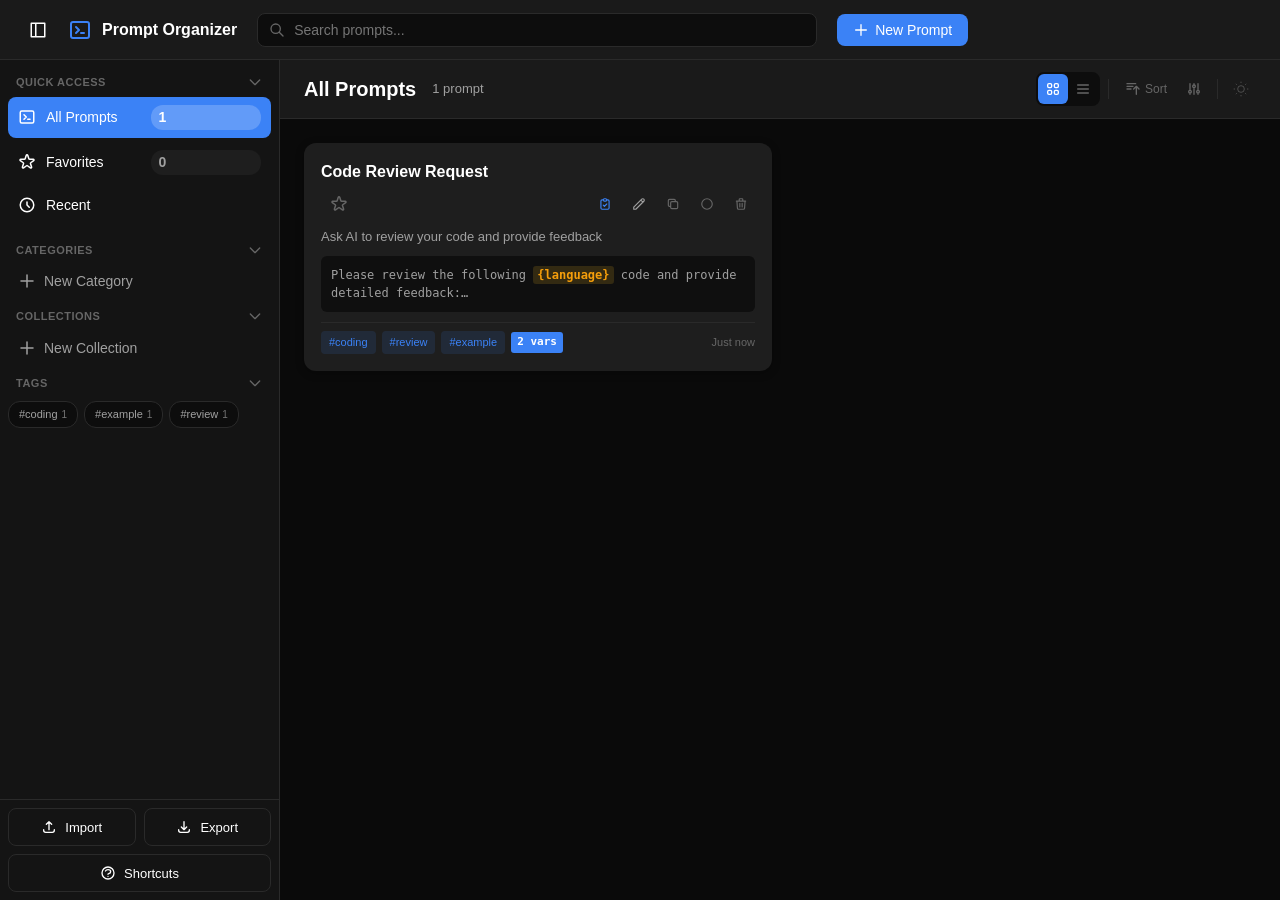
<file: index.html>
<!DOCTYPE html>
<html lang="en" data-theme="dark">
<head>
    <meta charset="UTF-8">
    <meta name="viewport" content="width=device-width, initial-scale=1.0">
    <meta http-equiv="Content-Security-Policy" content="default-src 'self'; script-src 'self' 'unsafe-inline'; style-src 'self' 'unsafe-inline';">

    <title>Prompt Organizer</title>
    <link rel="stylesheet" href="css/style.css">
    <script>
    // Apply saved theme/density before first paint to avoid flash.
    // Reads from promptOrganizerPrefs (written by storage-service on every save).
    // Falls back to the old promptOrganizerData key during first-run migration.
    (function() {
        'use strict';
        try {
            var prefs = null;
            var stored = localStorage.getItem('promptOrganizerPrefs');
            if (stored) {
                prefs = JSON.parse(stored);
            } else {
                var old = localStorage.getItem('promptOrganizerData');
                if (old) { var d = JSON.parse(old); if (d && d.preferences) prefs = d.preferences; }
            }
            if (!prefs) return;
            if (prefs.theme) document.documentElement.setAttribute('data-theme', prefs.theme);
            if (prefs.density) document.documentElement.setAttribute('data-density', prefs.density);
        } catch(e) {}
    })();
    </script>
</head>
<body>
    <div class="app-container">
        <!-- Header -->
        <header class="app-header" role="banner">
            <div class="header-left">
                <button class="header-btn" data-action="toggle-sidebar" title="Toggle Sidebar" aria-label="Toggle Sidebar" aria-expanded="true" id="sidebarToggleBtn">
                    <svg fill="none" stroke="currentColor" viewBox="0 0 24 24">
                        <path stroke-linecap="round" stroke-linejoin="round" stroke-width="2" d="M3 3h18v18H3V3zm6 0v18"/>
                    </svg>
                </button>
                <div class="logo">
                    <svg fill="none" stroke="currentColor" viewBox="0 0 24 24">
                        <path stroke-linecap="round" stroke-linejoin="round" stroke-width="2" d="M8 9l3 3-3 3m5 0h3M5 20h14a2 2 0 002-2V6a2 2 0 00-2-2H5a2 2 0 00-2 2v12a2 2 0 002 2z"/>
                    </svg>
                    <span>Prompt Organizer</span>
                </div>
            </div>

            <div class="header-center">
                <div class="search-box">
                    <svg class="search-icon" fill="none" stroke="currentColor" viewBox="0 0 24 24">
                        <path stroke-linecap="round" stroke-linejoin="round" stroke-width="2" d="M21 21l-6-6m2-5a7 7 0 11-14 0 7 7 0 0114 0z"/>
                    </svg>
                    <input type="text" id="searchInput" placeholder="Search prompts..." title="Search (Ctrl+K)" aria-label="Search prompts" role="searchbox">
                    <span class="search-clear-btn" id="searchClearBtn" data-action="clear-search" title="Clear">✕</span>
                </div>
            </div>

            <div class="header-right">
                <button class="btn btn-primary" data-action="show-add-prompt-modal" title="New Prompt (Ctrl+N)">
                    <svg fill="none" stroke="currentColor" viewBox="0 0 24 24">
                        <path stroke-linecap="round" stroke-linejoin="round" stroke-width="2" d="M12 4v16m8-8H4"/>
                    </svg>
                    New Prompt
                </button>
            </div>
        </header>

        <!-- Shortcuts overlay (triggered from sidebar) -->
        <div class="shortcuts-overlay" id="shortcutsDropdown" data-action="close-dropdown" data-id="shortcutsDropdown">
            <div class="shortcuts-panel">
                <div class="shortcuts-title">Keyboard Shortcuts</div>
                <div id="shortcutsList">
                    <!-- Populated dynamically from HOTKEY_REGISTRY -->
                </div>
            </div>
        </div>

        <!-- Mobile Search Bar (visible only on small screens) -->
        <div class="mobile-search-bar">
            <div class="search-box">
                <svg class="search-icon" fill="none" stroke="currentColor" viewBox="0 0 24 24">
                    <path stroke-linecap="round" stroke-linejoin="round" stroke-width="2" d="M21 21l-6-6m2-5a7 7 0 11-14 0 7 7 0 0114 0z"/>
                </svg>
                <input type="text" id="mobileSearchInput" placeholder="Search prompts...">
                <span class="search-clear-btn" id="mobileSearchClearBtn" data-action="clear-mobile-search" title="Clear">✕</span>
            </div>
        </div>

        <div class="app-body">
            <!-- Mobile sidebar backdrop -->
            <div class="sidebar-backdrop" id="sidebarBackdrop" data-action="close-mobile-sidebar"></div>
            
            <!-- Sidebar -->
            <aside class="app-sidebar" id="sidebar" role="navigation" aria-label="Prompt navigation">
                <div class="sidebar-content">
                    <!-- Quick Access (not collapsible) -->
                    <div class="sidebar-section sidebar-section-mb">
                        <div class="sidebar-section-header" data-action="toggle-sidebar-section" data-section="quickaccess">
                            <span class="sidebar-section-title">Quick Access</span>
                            <svg class="sidebar-section-toggle" id="toggle-quickaccess" fill="none" stroke="currentColor" viewBox="0 0 24 24">
                                <path stroke-linecap="round" stroke-linejoin="round" stroke-width="2" d="M19 9l-7 7-7-7"/>
                            </svg>
                        </div>
                        <div class="sidebar-section-body" id="body-quickaccess">
                            <div class="sidebar-section-body-inner">
                                <div class="quick-access-item active" data-action="set-view" data-view="all" title="All Prompts">
                                    <svg fill="none" stroke="currentColor" viewBox="0 0 24 24">
                                        <path stroke-linecap="round" stroke-linejoin="round" stroke-width="2" d="M8 9l3 3-3 3m5 0h3M5 20h14a2 2 0 002-2V6a2 2 0 00-2-2H5a2 2 0 00-2 2v12a2 2 0 002 2z"/>
                                    </svg>
                                    <span>All Prompts</span>
                                    <span class="badge" id="allCount">0</span>
                                </div>
                                <div class="quick-access-item" data-action="set-view" data-view="favorites" title="Favorites">
                                    <svg fill="none" stroke="currentColor" viewBox="0 0 24 24">
                                        <path stroke-linecap="round" stroke-linejoin="round" stroke-width="2" d="M11.049 2.927c.3-.921 1.603-.921 1.902 0l1.519 4.674a1 1 0 00.95.69h4.915c.969 0 1.371 1.24.588 1.81l-3.976 2.888a1 1 0 00-.363 1.118l1.518 4.674c.3.922-.755 1.688-1.538 1.118l-3.976-2.888a1 1 0 00-1.176 0l-3.976 2.888c-.783.57-1.838-.197-1.538-1.118l1.518-4.674a1 1 0 00-.363-1.118l-3.976-2.888c-.784-.57-.38-1.81.588-1.81h4.914a1 1 0 00.951-.69l1.519-4.674z"/>
                                    </svg>
                                    <span>Favorites</span>
                                    <span class="badge" id="favCount">0</span>
                                </div>
                                <div class="quick-access-item" data-action="set-view" data-view="recent" title="Recent">
                                    <svg fill="none" stroke="currentColor" viewBox="0 0 24 24">
                                        <path stroke-linecap="round" stroke-linejoin="round" stroke-width="2" d="M12 8v4l3 3m6-3a9 9 0 11-18 0 9 9 0 0118 0z"/>
                                    </svg>
                                    <span>Recent</span>
                                </div>
                            </div>
                        </div>
                    </div>

                    <!-- Categories -->
                    <div class="sidebar-section">
                        <div class="sidebar-section-header" data-action="toggle-sidebar-section" data-section="categories">
                            <span class="sidebar-section-title">Categories</span>
                            <svg class="sidebar-section-toggle" id="toggle-categories" fill="none" stroke="currentColor" viewBox="0 0 24 24">
                                <path stroke-linecap="round" stroke-linejoin="round" stroke-width="2" d="M19 9l-7 7-7-7"/>
                            </svg>
                        </div>
                        <div class="sidebar-section-body" id="body-categories">
                            <div class="sidebar-section-body-inner">
                                <div id="categoriesList"></div>
                                <button class="add-category-btn" data-action="show-add-category-modal">
                                    <svg fill="none" stroke="currentColor" viewBox="0 0 24 24">
                                        <path stroke-linecap="round" stroke-linejoin="round" stroke-width="2" d="M12 4v16m8-8H4"/>
                                    </svg>
                                    <span>New Category</span>
                                </button>
                            </div>
                        </div>
                    </div>

                    <!-- Collections -->
                    <div class="sidebar-section">
                        <div class="sidebar-section-header" data-action="toggle-sidebar-section" data-section="collections">
                            <span class="sidebar-section-title">Collections</span>
                            <svg class="sidebar-section-toggle" id="toggle-collections" fill="none" stroke="currentColor" viewBox="0 0 24 24">
                                <path stroke-linecap="round" stroke-linejoin="round" stroke-width="2" d="M19 9l-7 7-7-7"/>
                            </svg>
                        </div>
                        <div class="sidebar-section-body" id="body-collections">
                            <div class="sidebar-section-body-inner">
                                <div id="collectionsList"></div>
                                <button class="add-collection-btn" data-action="show-add-collection-modal">
                                    <svg fill="none" stroke="currentColor" viewBox="0 0 24 24">
                                        <path stroke-linecap="round" stroke-linejoin="round" stroke-width="2" d="M12 4v16m8-8H4"/>
                                    </svg>
                                    <span>New Collection</span>
                                </button>
                            </div>
                        </div>
                    </div>

                    <!-- Tags -->
                    <div class="sidebar-section">
                        <div class="sidebar-section-header" data-action="toggle-sidebar-section" data-section="tags">
                            <span class="sidebar-section-title">Tags</span>
                            <svg class="sidebar-section-toggle" id="toggle-tags" fill="none" stroke="currentColor" viewBox="0 0 24 24">
                                <path stroke-linecap="round" stroke-linejoin="round" stroke-width="2" d="M19 9l-7 7-7-7"/>
                            </svg>
                        </div>
                        <div class="sidebar-section-body" id="body-tags">
                            <div class="sidebar-section-body-inner">
                                <div id="tagsList"></div>
                            </div>
                        </div>
                    </div>
                </div>

                <div class="sidebar-footer">
                    <div class="sidebar-footer-row">
                        <button class="sidebar-action-btn" data-action="show-import-modal" title="Import">
                            <svg fill="none" stroke="currentColor" viewBox="0 0 24 24">
                                <path stroke-linecap="round" stroke-linejoin="round" stroke-width="2" d="M4 16v1a3 3 0 003 3h10a3 3 0 003-3v-1m-4-8l-4-4m0 0L8 8m4-4v12"/>
                            </svg>
                            <span>Import</span>
                        </button>
                        <button class="sidebar-action-btn" data-action="toggle-export-menu" title="Export">
                            <svg fill="none" stroke="currentColor" viewBox="0 0 24 24">
                                <path stroke-linecap="round" stroke-linejoin="round" stroke-width="2" d="M4 16v1a3 3 0 003 3h10a3 3 0 003-3v-1m-4-4l-4 4m0 0l-4-4m4 4V4"/>
                            </svg>
                            <span>Export</span>
                        </button>
                    </div>
                    <button class="sidebar-action-btn" data-action="toggle-shortcuts-menu" title="Keyboard Shortcuts">
                        <svg fill="none" stroke="currentColor" viewBox="0 0 24 24" class="svg-icon-sm">
                            <path stroke-linecap="round" stroke-linejoin="round" stroke-width="2" d="M8.228 9c.549-1.165 2.03-2 3.772-2 2.21 0 4 1.343 4 3 0 1.4-1.278 2.575-3.006 2.907-.542.104-.994.54-.994 1.093m0 3h.01M21 12a9 9 0 11-18 0 9 9 0 0118 0z"/>
                        </svg>
                        <span>Shortcuts</span>
                    </button>
                </div>
            </aside>

            <!-- Main Content -->
            <main class="app-main" role="main" aria-label="Prompt library">
                <div class="content-header">
                    <div class="content-title-row">
                        <h1 class="content-title" id="contentTitle">All Prompts</h1>
                        <span class="content-stats" id="statsDisplay">0 prompts</span>
                    </div>
                    <div class="toolbar-controls">
                        <div class="toolbar-group">
                            <button class="toolbar-btn" id="gridViewBtn" data-action="set-view-mode" data-mode="grid" title="Grid View">
                                <svg fill="none" stroke="currentColor" viewBox="0 0 24 24"><path stroke-linecap="round" stroke-linejoin="round" stroke-width="2" d="M4 6a2 2 0 012-2h2a2 2 0 012 2v2a2 2 0 01-2 2H6a2 2 0 01-2-2V6zM14 6a2 2 0 012-2h2a2 2 0 012 2v2a2 2 0 01-2 2h-2a2 2 0 01-2-2V6zM4 16a2 2 0 012-2h2a2 2 0 012 2v2a2 2 0 01-2 2H6a2 2 0 01-2-2v-2zM14 16a2 2 0 012-2h2a2 2 0 012 2v2a2 2 0 01-2 2h-2a2 2 0 01-2-2v-2z"/></svg>
                            </button>
                            <button class="toolbar-btn" id="listViewBtn" data-action="set-view-mode" data-mode="list" title="List View">
                                <svg fill="none" stroke="currentColor" viewBox="0 0 24 24"><path stroke-linecap="round" stroke-linejoin="round" stroke-width="2" d="M4 6h16M4 12h16M4 18h16"/></svg>
                            </button>
                        </div>
                        <div class="toolbar-separator"></div>
                        <div class="dropdown">
                            <button class="toolbar-btn" data-action="toggle-sort-menu" title="Sort">
                                <svg fill="none" stroke="currentColor" viewBox="0 0 24 24"><path stroke-linecap="round" stroke-linejoin="round" stroke-width="2" d="M3 4h13M3 8h9m-9 4h6m4 0l4-4m0 0l4 4m-4-4v12"/></svg>
                                <span class="toolbar-label">Sort</span>
                            </button>
                            <div class="dropdown-menu" id="sortDropdown">
                                <div class="dropdown-option active" data-action="set-sort" data-sort="newest">Newest first</div>
                                <div class="dropdown-option" data-action="set-sort" data-sort="oldest">Oldest first</div>
                                <div class="dropdown-option" data-action="set-sort" data-sort="az">A ↑ Z</div>
                                <div class="dropdown-option" data-action="set-sort" data-sort="za">Z ↓ A</div>
                                <div class="dropdown-option" data-action="set-sort" data-sort="mostused">Most used</div>
                                <div class="dropdown-option" data-action="set-sort" data-sort="recentlyused">Recently used</div>
                            </div>
                        </div>
                        <div class="dropdown">
                            <button class="toolbar-btn" data-action="toggle-density-menu" title="Density">
                                <svg fill="none" stroke="currentColor" viewBox="0 0 24 24"><path stroke-linecap="round" stroke-linejoin="round" stroke-width="2" d="M12 6V4m0 2a2 2 0 100 4m0-4a2 2 0 110 4m-6 8a2 2 0 100-4m0 4a2 2 0 110-4m0 4v2m0-6V4m6 6v10m6-2a2 2 0 100-4m0 4a2 2 0 110-4m0 4v2m0-6V4"/></svg>
                            </button>
                            <div class="dropdown-menu" id="densityDropdown">
                                <div class="dropdown-option" data-action="set-density" data-density="compact">Compact</div>
                                <div class="dropdown-option active" data-action="set-density" data-density="comfortable">Comfortable</div>
                                <div class="dropdown-option" data-action="set-density" data-density="spacious">Spacious</div>
                            </div>
                        </div>
                        <div class="toolbar-separator"></div>
                        <button class="toolbar-btn" id="themeToggleBtn" data-action="toggle-theme" title="Toggle Theme">
                            <svg id="themeIcon" fill="none" stroke="currentColor" viewBox="0 0 24 24">
                                <circle cx="12" cy="12" r="5"/><line x1="12" y1="1" x2="12" y2="3"/><line x1="12" y1="21" x2="12" y2="23"/><line x1="4.22" y1="4.22" x2="5.64" y2="5.64"/><line x1="18.36" y1="18.36" x2="19.78" y2="19.78"/><line x1="1" y1="12" x2="3" y2="12"/><line x1="21" y1="12" x2="23" y2="12"/><line x1="4.22" y1="19.78" x2="5.64" y2="18.36"/><line x1="18.36" y1="5.64" x2="19.78" y2="4.22"/>
                            </svg>
                        </button>
                    </div>
                </div>
                <div class="filter-bar" id="filterBar"></div>

                <div class="content-body">
                    <div class="prompt-grid" id="promptGrid">
                        <!-- Fix #17: Skeleton cards shown during initial IndexedDB load -->
                        <div class="skeleton-card"><div class="skeleton-line medium"></div><div class="skeleton-line full"></div><div class="skeleton-line full"></div><div class="skeleton-line short"></div></div>
                        <div class="skeleton-card"><div class="skeleton-line medium"></div><div class="skeleton-line full"></div><div class="skeleton-line full"></div><div class="skeleton-line short"></div></div>
                        <div class="skeleton-card"><div class="skeleton-line medium"></div><div class="skeleton-line full"></div><div class="skeleton-line full"></div><div class="skeleton-line short"></div></div>
                        <div class="skeleton-card"><div class="skeleton-line medium"></div><div class="skeleton-line full"></div><div class="skeleton-line full"></div><div class="skeleton-line short"></div></div>
                        <div class="skeleton-card"><div class="skeleton-line medium"></div><div class="skeleton-line full"></div><div class="skeleton-line full"></div><div class="skeleton-line short"></div></div>
                        <div class="skeleton-card"><div class="skeleton-line medium"></div><div class="skeleton-line full"></div><div class="skeleton-line full"></div><div class="skeleton-line short"></div></div>
                    </div>
                </div>
            </main>
        </div>
    </div>

    <!-- Add/Edit Prompt Modal -->
    <div class="modal-overlay" id="promptModal" data-action="hide-prompt-modal" role="dialog" aria-modal="true" aria-labelledby="promptModalTitle">
        <div class="modal">
            <div class="modal-header">
                <h2 class="modal-title" id="promptModalTitle">New Prompt</h2>
                <button class="modal-close" data-action="hide-prompt-modal">
                    <svg fill="none" stroke="currentColor" viewBox="0 0 24 24">
                        <path stroke-linecap="round" stroke-linejoin="round" stroke-width="2" d="M6 18L18 6M6 6l12 12"/>
                    </svg>
                </button>
            </div>
            <div class="modal-body">
                <form id="promptForm">
                    <div class="form-group">
                        <label class="form-label" for="promptTitle">Title *</label>
                        <input type="text" class="form-input" id="promptTitle" placeholder="My Awesome Prompt" required>
                    </div>
                    <div class="form-group">
                        <label class="form-label" for="promptDescription">Description</label>
                        <input type="text" class="form-input" id="promptDescription" placeholder="What does this prompt do?">
                    </div>
                    <div class="form-group form-group-row">
                        <div>
                            <label class="form-label" for="promptCategory">Category</label>
                            <select class="form-input" id="promptCategory">
                                <option value="">No Category</option>
                            </select>
                        </div>
                        <div>
                            <label class="form-label" for="promptCollection">Collection</label>
                            <select class="form-input" id="promptCollection">
                                <option value="">No Collection</option>
                            </select>
                        </div>
                    </div>
                    <div class="form-group">
                        <label class="form-label form-label-content" for="promptContent">
                            <span>Prompt Content *</span>
                            <span id="charCounter" class="char-counter">0 chars</span>
                        </label>
                        <textarea class="form-input" id="promptContent" placeholder="Enter your prompt here. Use {variable} for placeholders." required></textarea>
                        <div class="form-hint">
                            🛈 Use <code>{variable_name}</code> syntax for variables. 
                            Example: "Write a blog post about <code>{topic}</code> in <code>{language}</code>"
                        </div>
                        <div id="variablesPreview" class="variables-preview">
                            <span class="variables-preview-label">Detected variables:</span>
                            <div id="variablesList" class="variables-preview-list"></div>
                        </div>
                    </div>
                    <div class="form-group form-group-tags">
                        <label class="form-label" for="promptTags">Tags</label>
                        <div class="form-input-wrap">
                            <input type="text" class="form-input" id="promptTags" placeholder="chatgpt, coding, marketing" autocomplete="off">
                            <div id="tagSuggestions" class="tag-suggestions"></div>
                        </div>
                    </div>
                    <div class="form-hint form-hint-tags">Separate tags with commas</div>
                </form>
            </div>
            <div class="modal-footer">
                <button class="btn btn-secondary" data-action="hide-prompt-modal">Cancel</button>
                <button class="btn btn-primary" data-action="submit-form" data-form-id="promptForm">
                    <span id="savePromptText">Save</span>
                </button>
            </div>
        </div>
    </div>

    <!-- Add/Edit Collection Modal -->
    <div class="modal-overlay" id="collectionModal" data-action="hide-collection-modal">
        <div class="modal">
            <div class="modal-header">
                <h2 class="modal-title" id="collectionModalTitle">New Collection</h2>
                <button class="modal-close" data-action="hide-collection-modal">
                    <svg fill="none" stroke="currentColor" viewBox="0 0 24 24">
                        <path stroke-linecap="round" stroke-linejoin="round" stroke-width="2" d="M6 18L18 6M6 6l12 12"/>
                    </svg>
                </button>
            </div>
            <div class="modal-body">
                <form id="collectionForm">
                    <div class="form-group">
                        <label class="form-label" for="collectionName">Collection Name *</label>
                        <input type="text" class="form-input" id="collectionName" placeholder="Work, Personal, ChatGPT, etc." required>
                    </div>
                    <div class="form-group">
                        <span class="form-label">Color</span>
                        <div class="color-swatches" id="collectionColorSwatches"></div>
                        <input type="hidden" id="collectionColor" value="#3b82f6">
                    </div>
                </form>
            </div>
            <div class="modal-footer">
                <button class="btn btn-secondary" data-action="hide-collection-modal">Cancel</button>
                <button class="btn btn-primary" id="collectionModalSaveBtn" data-action="submit-form" data-form-id="collectionForm">Create</button>
            </div>
        </div>
    </div>

    <!-- Add/Edit Category Modal -->
    <div class="modal-overlay" id="categoryModal" data-action="hide-category-modal">
        <div class="modal">
            <div class="modal-header">
                <h2 class="modal-title" id="categoryModalTitle">New Category</h2>
                <button class="modal-close" data-action="hide-category-modal">
                    <svg fill="none" stroke="currentColor" viewBox="0 0 24 24">
                        <path stroke-linecap="round" stroke-linejoin="round" stroke-width="2" d="M6 18L18 6M6 6l12 12"/>
                    </svg>
                </button>
            </div>
            <div class="modal-body">
                <form id="categoryForm">
                    <div class="form-group">
                        <label class="form-label" for="categoryName">Category Name *</label>
                        <input type="text" class="form-input" id="categoryName" placeholder="Development, Marketing, Writing..." required>
                    </div>
                    <div class="form-group">
                        <span class="form-label">Color</span>
                        <div class="color-swatches" id="categoryColorSwatches"></div>
                        <input type="hidden" id="categoryColor" value="#8b5cf6">
                    </div>
                </form>
            </div>
            <div class="modal-footer">
                <button class="btn btn-secondary" data-action="hide-category-modal">Cancel</button>
                <button class="btn btn-primary" id="categoryModalSaveBtn" data-action="submit-form" data-form-id="categoryForm">Create</button>
            </div>
        </div>
    </div>

    <!-- Use Prompt Modal -->
    <div class="modal-overlay" id="usePromptModal" data-action="hide-use-prompt-modal">
        <div class="modal modal-wide">
            <div class="modal-header">
                <h2 class="modal-title" id="usePromptTitle">Use Prompt</h2>
                <button class="modal-close" data-action="hide-use-prompt-modal">
                    <svg fill="none" stroke="currentColor" viewBox="0 0 24 24">
                        <path stroke-linecap="round" stroke-linejoin="round" stroke-width="2" d="M6 18L18 6M6 6l12 12"/>
                    </svg>
                </button>
            </div>
            <div class="modal-body">
                <div id="variableProgress" class="variable-progress">
                     <div class="variable-progress-header">
                         <span class="variable-progress-label">Fill Variables</span>
                         <span id="progressText" class="variable-progress-text">0/0</span>
                     </div>
                    <div class="variable-progress-bar-wrap">
                         <div id="progressBar" class="variable-progress-bar"></div>
                     </div>
                </div>
                <div id="variableInputs"></div>
                <div class="form-group form-group-mt-20">
                    <span class="form-label">
                        Preview
                        <span class="preview-label">
                             Variables highlighted in <span class="preview-label-accent">blue</span>
                         </span>
                    </span>
                    <div id="finalPromptPreview" class="preview-box"></div>
                </div>
            </div>
            <div class="modal-footer">
                <button class="btn btn-secondary clear-values-btn" data-action="clear-variable-values" id="clearValuesBtn">
                    <svg fill="none" stroke="currentColor" viewBox="0 0 24 24">
                        <path stroke-linecap="round" stroke-linejoin="round" stroke-width="2" d="M19 7l-.867 12.142A2 2 0 0116.138 21H7.862a2 2 0 01-1.995-1.858L5 7m5 4v6m4-6v6m1-10V4a1 1 0 00-1-1h-4a1 1 0 00-1 1v3M4 7h16"/>
                    </svg>
                    Clear Values
                </button>
                <button class="btn btn-secondary" data-action="hide-use-prompt-modal">Close</button>
                <button class="btn btn-primary" id="copyPromptBtn" data-action="copy-final-prompt">
                    <svg fill="none" stroke="currentColor" viewBox="0 0 24 24">
                        <path stroke-linecap="round" stroke-linejoin="round" stroke-width="2" d="M8 16H6a2 2 0 01-2-2V6a2 2 0 012-2h8a2 2 0 012 2v2m-6 12h8a2 2 0 002-2v-8a2 2 0 00-2-2h-8a2 2 0 00-2 2v8a2 2 0 002 2z"/>
                    </svg>
                    <span id="copyPromptBtnText">Copy Prompt</span>
                </button>
            </div>
        </div>
    </div>

    <!-- Import Modal -->
    <div class="modal-overlay" id="importModal" data-action="hide-import-modal">
        <div class="modal">
            <div class="modal-header">
                <h2 class="modal-title">Import Prompts</h2>
                <button class="modal-close" data-action="hide-import-modal">
                    <svg fill="none" stroke="currentColor" viewBox="0 0 24 24">
                        <path stroke-linecap="round" stroke-linejoin="round" stroke-width="2" d="M6 18L18 6M6 6l12 12"/>
                    </svg>
                </button>
            </div>
            <div class="modal-body">
                <div class="form-group">
                    <label class="form-label" for="importFile">Select JSON or CSV file</label>
                    <input type="file" class="form-input" id="importFile" accept=".json,.csv">
                    <div class="form-hint">Import prompts from a previously exported JSON or CSV file</div>
                </div>
                <div class="form-group">
                    <span class="form-label">Import Mode</span>
                    <div class="import-mode-options">
                         <label class="radio-label">
                             <input type="radio" name="importMode" value="merge" checked>
                            <span><strong>Merge</strong> — add new prompts, keep existing ones</span>
                        </label>
                        <label class="radio-label">
                             <input type="radio" name="importMode" value="replace">
                             <span><strong>Replace</strong> — overwrite all data with imported file</span>
                         </label>
                    </div>
                </div>
            </div>
            <div class="modal-footer">
                <button class="btn btn-secondary" data-action="hide-import-modal">Cancel</button>
                <button class="btn btn-primary" id="importConfirmBtn" data-action="import-prompts">Import</button>
            </div>
        </div>
    </div>

    <!-- Export Modal -->
    <div class="modal-overlay" id="exportModal" data-action="hide-export-modal">
        <div class="modal modal-narrow">
            <div class="modal-header">
                <h2 class="modal-title">Export Prompts</h2>
                <button class="modal-close" data-action="hide-export-modal">
                    <svg fill="none" stroke="currentColor" viewBox="0 0 24 24">
                        <path stroke-linecap="round" stroke-linejoin="round" stroke-width="2" d="M6 18L18 6M6 6l12 12"/>
                    </svg>
                </button>
            </div>
            <div class="modal-body">
                <p class="modal-body-text">Choose export format and scope:</p>
                <div class="form-group">
                    <span class="form-label">Export Format</span>
                    <div class="export-format-options">
                         <label class="export-option">
                             <input type="radio" name="exportFormat" value="json" checked>
                             <div class="export-option-content">
                                 <div class="export-option-title">JSON</div>
                                 <div class="export-option-desc">Full data backup with all fields</div>
                             </div>
                        </label>
                        <label class="export-option">
                             <input type="radio" name="exportFormat" value="csv">
                             <div class="export-option-content">
                                <div class="export-option-title">CSV</div>
                                <div class="export-option-desc">Spreadsheet compatible format</div>
                             </div>
                         </label>
                    </div>
                </div>
                <div class="form-group">
                    <span class="form-label">Export Scope</span>
                    <div class="export-scope-options">
                         <label class="radio-label">
                             <input type="radio" name="exportScope" value="all" checked>
                             <span><strong>All prompts</strong> — export everything</span>
                         </label>
                        <label class="radio-label">
                             <input type="radio" name="exportScope" value="filtered">
                             <span><strong>Current view</strong> — only visible prompts</span>
                         </label>
                    </div>
                    <small id="exportScopeCount" style="color: var(--text-secondary); display: block; margin-top: 4px;"></small>
                </div>
            </div>
            <div class="modal-footer">
                <button class="btn btn-secondary" data-action="hide-export-modal">Cancel</button>
                <button class="btn btn-primary" data-action="execute-export">Export</button>
            </div>
        </div>
    </div>

    <!-- Custom Confirm Modal -->
    <div class="modal-overlay" id="confirmModal">
        <div class="modal modal-confirm">
            <div class="modal-header">
                <h2 class="modal-title" id="confirmModalTitle">Confirm</h2>
                <button class="modal-close" data-action="hide-confirm-modal">
                    <svg fill="none" stroke="currentColor" viewBox="0 0 24 24">
                        <path stroke-linecap="round" stroke-linejoin="round" stroke-width="2" d="M6 18L18 6M6 6l12 12"/>
                    </svg>
                </button>
            </div>
            <div class="modal-body">
                <p id="confirmModalMessage" class="confirm-message"></p>
            </div>
            <div class="modal-footer">
                <button class="btn btn-secondary" data-action="hide-confirm-modal">Cancel</button>
                <button class="btn btn-danger" id="confirmModalOkBtn">Delete</button>
            </div>
        </div>
    </div>

    <!-- Bulk Edit Tags Modal -->
    <div class="modal-overlay" id="bulkEditTagsModal" data-action="hide-bulk-edit-tags-modal">
        <div class="modal modal-confirm">
            <div class="modal-header">
                <h2 class="modal-title">Edit Tags</h2>
                <button class="modal-close" data-action="hide-bulk-edit-tags-modal">
                    <svg fill="none" stroke="currentColor" viewBox="0 0 24 24">
                        <path stroke-linecap="round" stroke-linejoin="round" stroke-width="2" d="M6 18L18 6M6 6l12 12"/>
                    </svg>
                </button>
            </div>
            <div class="modal-body">
                <p class="bulk-move-count-text">
                    Editing tags for <strong id="bulkEditTagsCount">0</strong> selected prompt<span id="bulkEditTagsPlural">s</span>.
                </p>
                <div class="bulk-tags-mode-selector">
                    <button class="bulk-tags-mode-btn active" data-action="bulk-tags-set-mode" data-mode="add">Add Tags</button>
                    <button class="bulk-tags-mode-btn" data-action="bulk-tags-set-mode" data-mode="remove">Remove Tags</button>
                    <button class="bulk-tags-mode-btn" data-action="bulk-tags-set-mode" data-mode="replace">Replace All</button>
                </div>
                <div class="bulk-tags-current">
                    <div class="bulk-tags-current-label">Current tags across selected prompts:</div>
                    <div id="bulkTagsCurrentList" class="bulk-tags-current-list"></div>
                </div>
                <div class="form-group" style="margin-top: 16px;">
                    <label class="form-label" for="bulkTagsInput">Tags (comma-separated)</label>
                    <input type="text" id="bulkTagsInput" class="form-input" placeholder="e.g. marketing, gpt-4, creative">
                </div>
            </div>
            <div class="modal-footer">
                <button class="btn btn-secondary" data-action="hide-bulk-edit-tags-modal">Cancel</button>
                <button class="btn btn-primary" data-action="execute-bulk-edit-tags">
                    <svg fill="none" stroke="currentColor" viewBox="0 0 24 24">
                        <path stroke-linecap="round" stroke-linejoin="round" stroke-width="2" d="M5 13l4 4L19 7"/>
                    </svg>
                    Apply
                </button>
            </div>
        </div>
    </div>

    <!-- Bulk Move to Collection Modal -->
    <div class="modal-overlay" id="bulkMoveModal" data-action="hide-bulk-move-modal">
        <div class="modal modal-confirm">
            <div class="modal-header">
                <h2 class="modal-title">Move to Collection</h2>
                <button class="modal-close" data-action="hide-bulk-move-modal">
                    <svg fill="none" stroke="currentColor" viewBox="0 0 24 24">
                        <path stroke-linecap="round" stroke-linejoin="round" stroke-width="2" d="M6 18L18 6M6 6l12 12"/>
                    </svg>
                </button>
            </div>
            <div class="modal-body">
                <p class="bulk-move-count-text">
                    Select a collection for <strong id="bulkMoveCount">0</strong> selected prompts:
                </p>
                <div class="bulk-move-list">
                     <label class="dropdown-option bulk-move-option">
                         <input type="radio" name="bulkMoveCollection" value="" class="accent-radio" style="margin-right: 8px;">
                         <strong>No Collection</strong> (remove from current)
                     </label>
                    <div id="bulkMoveCollectionsList" class="bulk-move-collections-list"></div>
                 </div>
            </div>
            <div class="modal-footer">
                <button class="btn btn-secondary" data-action="hide-bulk-move-modal">Cancel</button>
                <button class="btn btn-primary" data-action="execute-bulk-move">
                    <svg fill="none" stroke="currentColor" viewBox="0 0 24 24">
                        <path stroke-linecap="round" stroke-linejoin="round" stroke-width="2" d="M5 13l4 4L19 7"/>
                    </svg>
                    Move
                </button>
            </div>
        </div>
    </div>

    <!-- Bulk Move to Category Modal -->
    <div class="modal-overlay" id="bulkMoveCategoryModal" data-action="hide-bulk-move-category-modal">
        <div class="modal modal-confirm">
            <div class="modal-header">
                <h2 class="modal-title">Move to Category</h2>
                <button class="modal-close" data-action="hide-bulk-move-category-modal">
                    <svg fill="none" stroke="currentColor" viewBox="0 0 24 24">
                        <path stroke-linecap="round" stroke-linejoin="round" stroke-width="2" d="M6 18L18 6M6 6l12 12"/>
                    </svg>
                </button>
            </div>
            <div class="modal-body">
                <p class="bulk-move-count-text">
                    Select a category for <strong id="bulkMoveCategoryCount">0</strong> selected prompts:
                </p>
                <div class="bulk-move-list">
                    <label class="dropdown-option bulk-move-option">
                        <input type="radio" name="bulkMoveCategory" value="" class="accent-radio" style="margin-right: 8px;">
                        <strong>No Category</strong> (remove from current)
                    </label>
                    <div id="bulkMoveCategoriesList" class="bulk-move-collections-list"></div>
                </div>
            </div>
            <div class="modal-footer">
                <button class="btn btn-secondary" data-action="hide-bulk-move-category-modal">Cancel</button>
                <button class="btn btn-primary" data-action="execute-bulk-move-category">
                    <svg fill="none" stroke="currentColor" viewBox="0 0 24 24">
                        <path stroke-linecap="round" stroke-linejoin="round" stroke-width="2" d="M5 13l4 4L19 7"/>
                    </svg>
                    Move
                </button>
            </div>
        </div>
    </div>

    <!-- Bulk Actions Bar -->
    <div class="bulk-actions-bar" id="bulkActionsBar" role="toolbar" aria-label="Bulk actions">
        <span class="bulk-count" id="bulkCount">0 selected</span>
        <div class="bulk-divider"></div>
        <button class="btn btn-secondary bulk-action-btn-sm" data-action="bulk-select-all">Select All</button>
        <button class="btn btn-secondary bulk-action-btn-sm" data-action="bulk-move-to-collection">
            <svg fill="none" stroke="currentColor" viewBox="0 0 24 24"><path stroke-linecap="round" stroke-linejoin="round" stroke-width="2" d="M3 7v10a2 2 0 002 2h14a2 2 0 002-2V9a2 2 0 00-2-2h-6l-2-2H5a2 2 0 00-2 2z"/></svg>
             Collection
        </button>
        <button class="btn btn-secondary bulk-action-btn-sm" data-action="bulk-move-to-category">
            <svg fill="none" stroke="currentColor" viewBox="0 0 24 24"><path stroke-linecap="round" stroke-linejoin="round" stroke-width="2" d="M7 7h.01M7 3h5c.512 0 1.024.195 1.414.586l7 7a2 2 0 010 2.828l-7 7a2 2 0 01-2.828 0l-7-7A2 2 0 013 12V7a2 2 0 012-2z"/></svg>
             Category
        </button>
        <button class="btn btn-secondary bulk-action-btn-sm" data-action="bulk-edit-tags">
            <svg fill="none" stroke="currentColor" viewBox="0 0 24 24"><path stroke-linecap="round" stroke-linejoin="round" stroke-width="2" d="M7 7h.01M7 3h5c.512 0 1.024.195 1.414.586l7 7a2 2 0 010 2.828l-7 7a2 2 0 01-2.828 0l-7-7A2 2 0 013 12V7a2 2 0 012-2z"/></svg>
             Tags
        </button>
        <button class="btn btn-secondary bulk-action-btn-sm" data-action="bulk-toggle-favorite">
            <svg fill="none" stroke="currentColor" viewBox="0 0 24 24"><path stroke-linecap="round" stroke-linejoin="round" stroke-width="2" d="M11.049 2.927c.3-.921 1.603-.921 1.902 0l1.519 4.674a1 1 0 00.95.69h4.915c.969 0 1.371 1.24.588 1.81l-3.976 2.888a1 1 0 00-.363 1.118l1.518 4.674c.3.922-.755 1.688-1.538 1.118l-3.976-2.888a1 1 0 00-1.176 0l-3.976 2.888c-.783.57-1.838-.197-1.538-1.118l1.518-4.674a1 1 0 00-.363-1.118l-3.976-2.888c-.784-.57-.38-1.81.588-1.81h4.914a1 1 0 00.951-.69l1.519-4.674z"/></svg>
             Favorite
        </button>
        <button class="btn btn-danger bulk-action-btn-sm" data-action="bulk-delete">
            <svg fill="none" stroke="currentColor" viewBox="0 0 24 24"><path stroke-linecap="round" stroke-linejoin="round" stroke-width="2" d="M19 7l-.867 12.142A2 2 0 0116.138 21H7.862a2 2 0 01-1.995-1.858L5 7m5 4v6m4-6v6m1-10V4a1 1 0 00-1-1h-4a1 1 0 00-1 1v3M4 7h16"/></svg>
             Delete
        </button>
        <div class="bulk-divider"></div>
        <button class="btn btn-secondary bulk-action-btn-sm" data-action="bulk-clear-selection">Cancel</button>
     </div>

    <script type="module" src="js/app.js"></script>
</body>
</html>
</file>
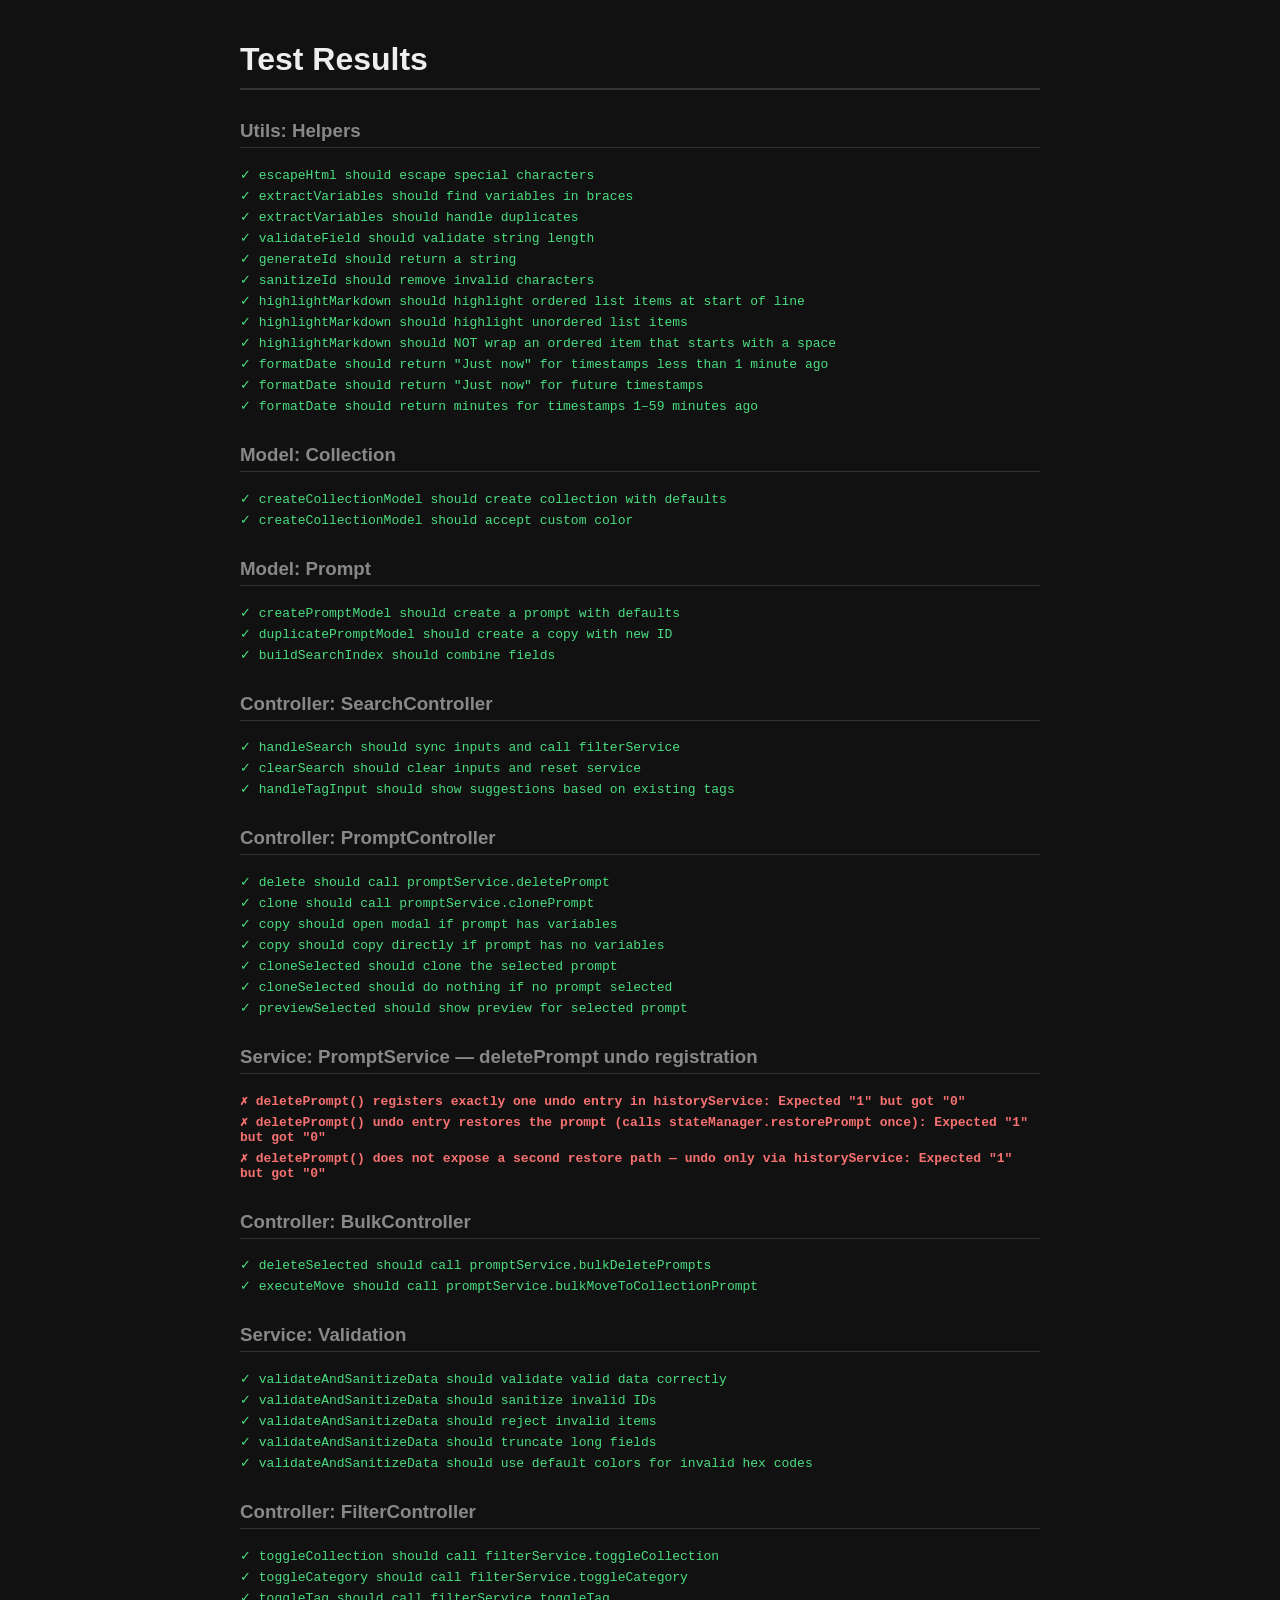
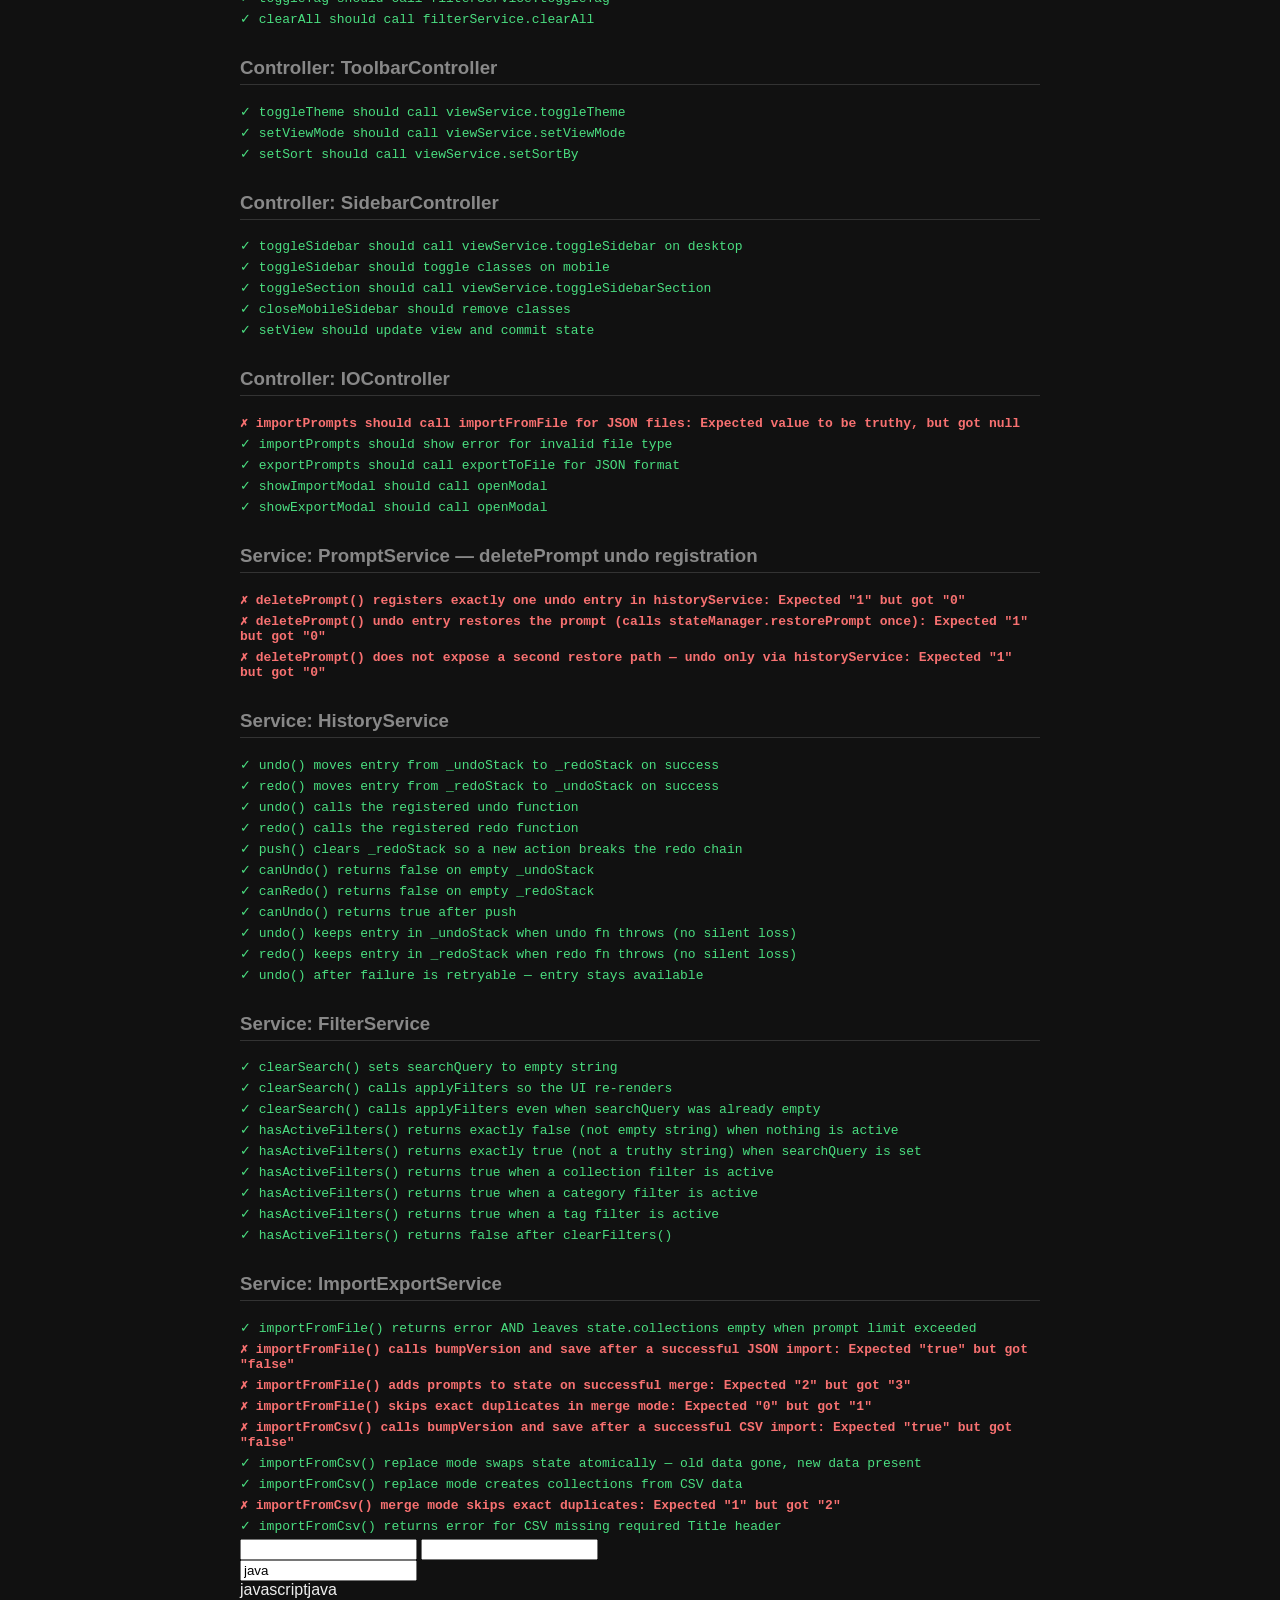
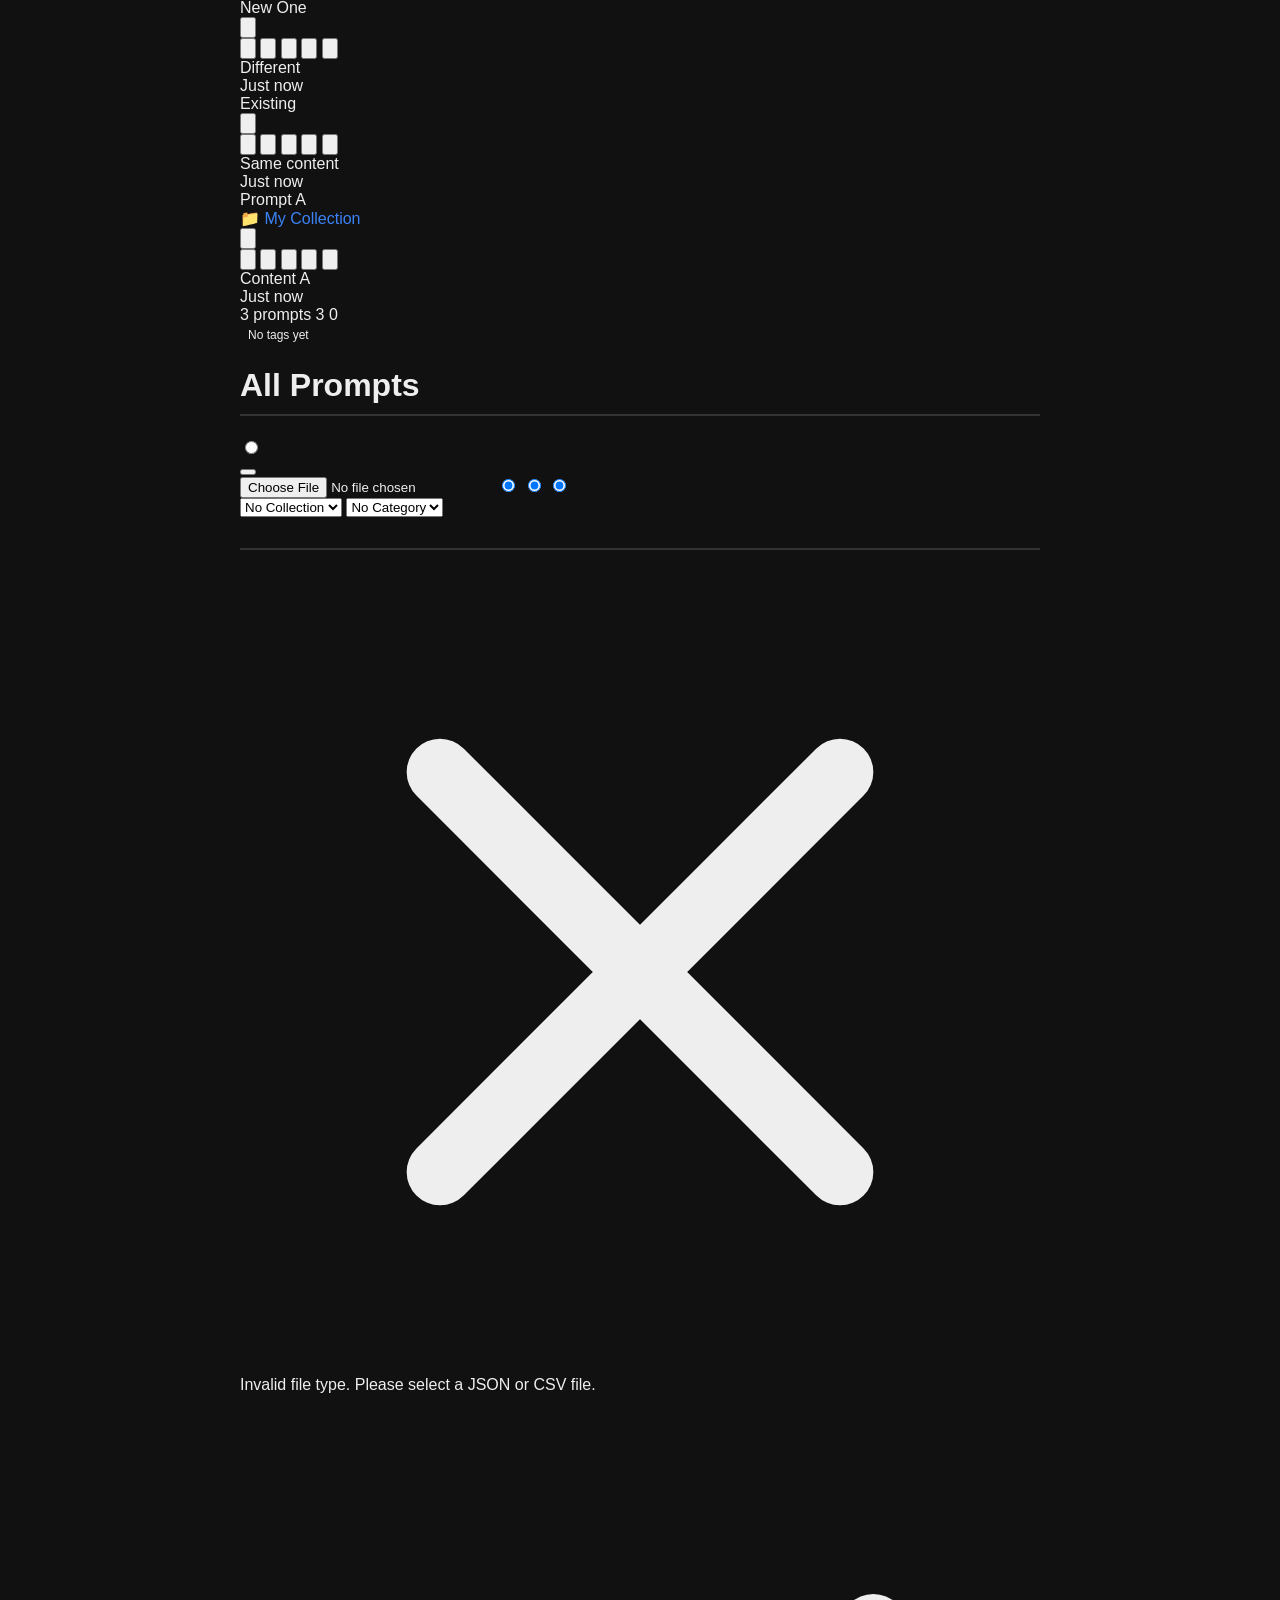
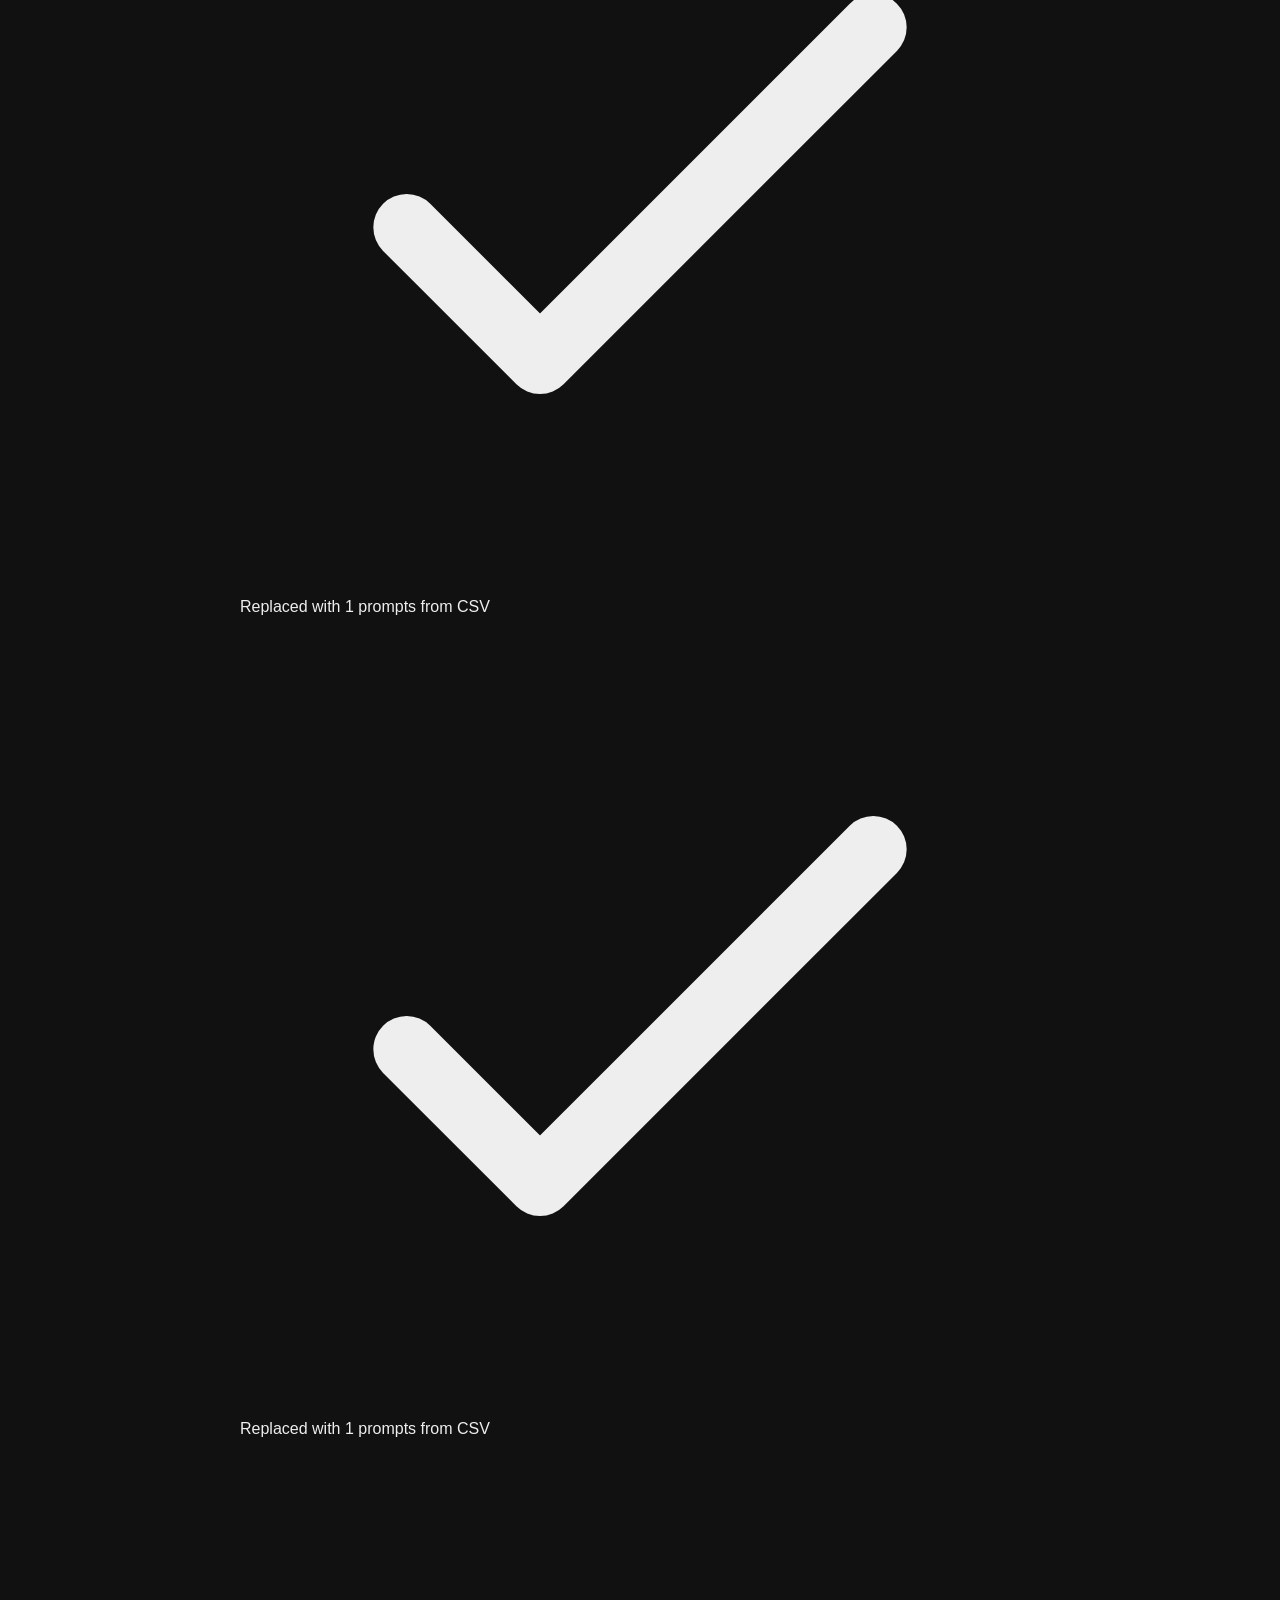
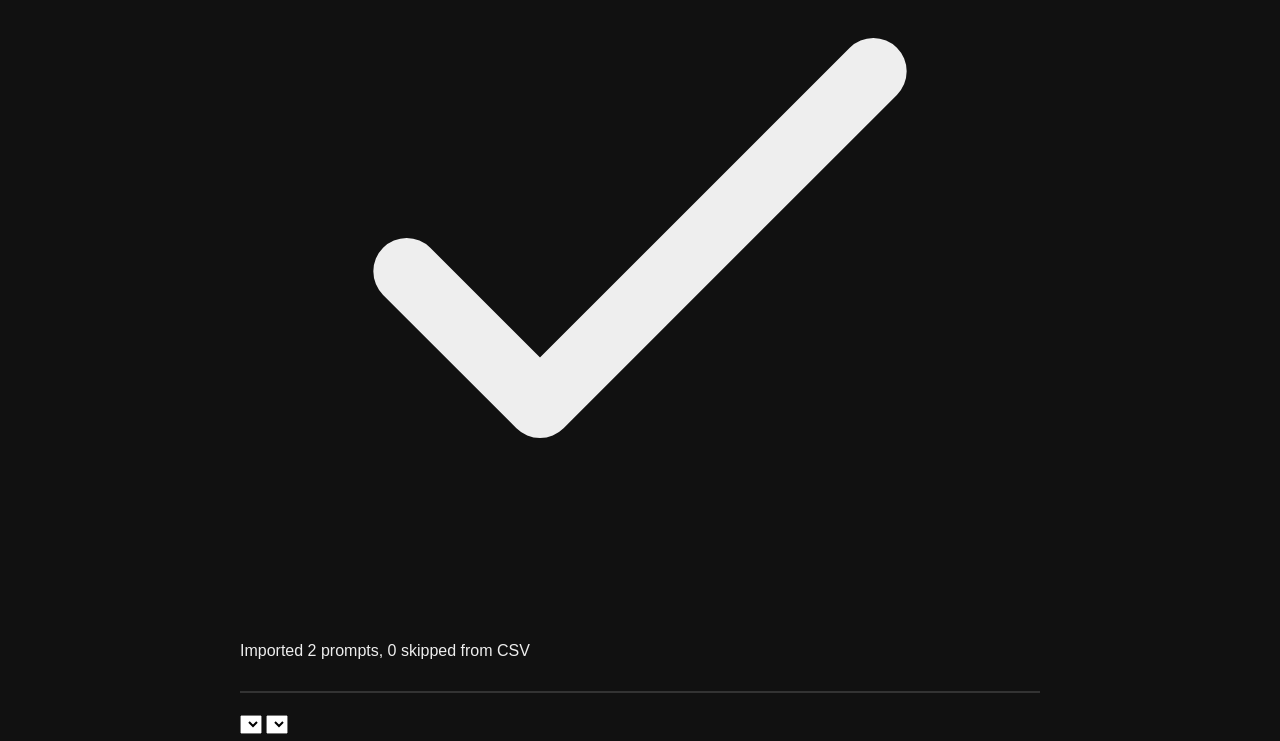
<file: test.html>
<!DOCTYPE html>
<html lang="en">
<head>
    <meta charset="UTF-8">
    <meta name="viewport" content="width=device-width, initial-scale=1.0">
    <title>Prompt Organizer Tests</title>
    <style>
        body {
            font-family: -apple-system, BlinkMacSystemFont, "Segoe UI", Roboto, sans-serif;
            padding: 20px;
            background: #111;
            color: #eee;
            max-width: 800px;
            margin: 0 auto;
        }
        h1 { border-bottom: 2px solid #333; padding-bottom: 10px; }
        h3 { margin-top: 30px; color: #888; border-bottom: 1px solid #333; padding-bottom: 5px; }
        .test-pass { color: #4ade80; margin: 5px 0; font-family: monospace; }
        .test-fail { color: #f87171; margin: 5px 0; font-family: monospace; font-weight: bold; }
        .test-pending { color: #fbbf24; margin: 5px 0; font-family: monospace; }
    </style>
</head>
<body>
    <h1>Test Results</h1>
    <div id="test-results"></div>

    <script type="module">
        import './tests/utils/helpers.test.js';
        import './tests/models/collection.test.js';
        import './tests/models/prompt.test.js';
        import './tests/controllers/search-controller.test.js';
        import './tests/controllers/prompt-controller.test.js';
        import './tests/controllers/bulk-controller.test.js';
        import './tests/services/validation.test.js';
        import './tests/controllers/filter-controller.test.js';
        import './tests/controllers/toolbar-controller.test.js';
        import './tests/controllers/sidebar-controller.test.js';
        import './tests/controllers/io-controller.test.js';
        import './tests/services/prompt-service.test.js';
        import './tests/services/history-service.test.js';
        import './tests/services/filter-service.test.js';
        import './tests/services/import-export.test.js';
    </script>
</body>
</html>
</file>
<file: css/style.css>
/*
 * CSS Layer Declaration
 * ─────────────────────
 * Establishes cascade priority (lowest → highest specificity).
 *
 *   @layer base       — resets, CSS custom properties, typography
 *   @layer layout     — header, sidebar, main-content structure
 *   @layer components — cards, modals, toasts, forms, buttons
 *   @layer utilities  — density variants, view-mode overrides
 *   @layer themes     — light-theme token overrides
 *
 * Rules not yet wrapped in a named layer fall outside the layer
 * system and always win, maintaining full backwards compatibility
 * while allowing gradual migration to @layer blocks.
 */
@layer base, layout, components, utilities, themes;

          /* ============================================
           CSS VARIABLES (Dark Theme - Default)
           ============================================ */
        :root {
            --bg-main: #0a0a0a;
            --bg-card: #1e1e1e;
            --bg-sidebar: #141414;
            --bg-header: #1a1a1a;
            --bg-input: #0d0d0d;
            --bg-code: #0f0f0f;

            --text-primary: #ffffff;
            --text-secondary: #a0a0a0;
            --text-muted: #666666;

            --border-color: #2a2a2a;
            --border-hover: #3a3a3a;

            --accent: #3b82f6;
            --accent-hover: #2563eb;
            --success: #22c55e;
            --warning: #f59e0b;
            --error: #ef4444;

            --font-sans: -apple-system, BlinkMacSystemFont, "Segoe UI", Roboto, sans-serif;
            --font-mono: "SF Mono", "Fira Code", "Monaco", Consolas, monospace;

            --header-height: 60px;
            --sidebar-width: 280px;
            --sidebar-collapsed-width: 60px;

            --radius-sm: 6px;
            --radius-md: 8px;
            --radius-lg: 12px;

            --shadow-card: 0 2px 8px rgba(0, 0, 0, 0.3);
            --shadow-card-hover: 0 4px 16px rgba(0, 0, 0, 0.4);

            --transition-fast: 150ms ease-out;
            --transition-normal: 200ms ease-out;

            /* Density settings (comfortable default) */
            --card-padding: 16px;
            --card-gap: 16px;
            --card-min-height: 160px;
            --card-font-title: 16px;
            --card-font-desc: 13px;

            /* Sidebar Density */
            --sidebar-item-padding: 8px 10px;
            --sidebar-item-gap: 4px;
            --sidebar-header-padding: 6px 8px;
            --sidebar-icon-gap: 10px;

            /* Z-Index Stack */
            --z-backdrop: 85;
            --z-sidebar: 90;
            --z-header: 100;
            --z-popover: 1000;
            --z-fixed-ui: 1500;
            --z-modal: 2000;
            --z-toast: 3000;
        }

        /* Light Theme — wrapped in @layer themes so base/component rules can
           use lower specificity without accidentally beating theme tokens. */
        @layer themes {
            [data-theme="light"] {
                --bg-main: #f5f5f5;
                --bg-card: #ffffff;
                --bg-sidebar: #fafafa;
                --bg-header: #ffffff;
                --bg-input: #f0f0f0;
                --bg-code: #f8f8f8;

                --text-primary: #1a1a1a;
                --text-secondary: #555555;
                --text-muted: #888888;

                --border-color: #e0e0e0;
                --border-hover: #cccccc;

                --shadow-card: 0 2px 8px rgba(0, 0, 0, 0.08);
                --shadow-card-hover: 0 4px 16px rgba(0, 0, 0, 0.12);
            }

            /* WCAG AA contrast for tag chips in light theme */
            [data-theme="light"] .tag-chip {
                color: #333333;
                background: #e8e8e8;
                border-color: #cccccc;
            }

            [data-theme="light"] .tag-chip:hover {
                color: #111111;
                background: #d8d8d8;
            }

            [data-theme="light"] .prompt-tag {
                color: #2563eb;
            }
        }

        /* Density: Compact */
        [data-density="compact"] {
            --card-padding: 8px;
            --card-gap: 12px;
            --card-min-height: 120px;
            --card-font-title: 14px;
            --card-font-desc: 12px;
            --sidebar-item-padding: 4px 8px;
            --sidebar-item-gap: 1px;
            --sidebar-header-padding: 4px 8px;
            --sidebar-icon-gap: 6px;
        }

        /* Density: Spacious */
        [data-density="spacious"] {
            --card-padding: 20px;
            --card-gap: 20px;
            --card-min-height: 180px;
            --card-font-title: 18px;
            --card-font-desc: 14px;
            --sidebar-item-padding: 10px 12px;
            --sidebar-item-gap: 8px;
            --sidebar-header-padding: 8px 10px;
            --sidebar-icon-gap: 12px;
        }

        /* ============================================
           RESET & BASE STYLES
           ============================================ */
        *, *::before, *::after {
            box-sizing: border-box;
            margin: 0;
            padding: 0;
        }

        html, body {
            height: 100%;
            font-family: var(--font-sans);
            font-size: 14px;
            line-height: 1.5;
            color: var(--text-primary);
            background-color: var(--bg-main);
        }

        body {
            display: flex;
            flex-direction: column;
            overflow: hidden;
        }

        button {
            font-family: inherit;
            font-size: inherit;
            border: none;
            background: none;
            cursor: pointer;
            color: inherit;
        }

        input, select, textarea {
            font-family: inherit;
            font-size: inherit;
            color: inherit;
            background: var(--bg-input);
            border: 1px solid var(--border-color);
            border-radius: var(--radius-md);
            padding: 8px 12px;
            outline: none;
            transition: border-color var(--transition-fast);
        }

        input:focus, select:focus, textarea:focus {
            border-color: var(--accent);
        }

        textarea {
            resize: vertical;
            min-height: 120px;
            font-family: var(--font-mono);
            font-size: 13px;
            line-height: 1.5;
        }

        /* ============================================
           LAYOUT STRUCTURE
           ============================================ */
        .app-container {
            display: flex;
            flex-direction: column;
            height: 100vh;
            overflow: hidden;
        }

        .app-header {
            height: var(--header-height);
            background: var(--bg-header);
            border-bottom: 1px solid var(--border-color);
            display: flex;
            align-items: center;
            padding: 0 20px;
            gap: 20px;
            flex-shrink: 0;
            z-index: var(--z-header);
        }

        .app-body {
            display: flex;
            flex: 1;
            overflow: hidden;
        }

        .app-sidebar {
            width: var(--sidebar-width);
            background: var(--bg-sidebar);
            border-right: 1px solid var(--border-color);
            display: flex;
            flex-direction: column;
            overflow: hidden;
            flex-shrink: 0;
            transition: width var(--transition-normal);
        }

        .app-sidebar.collapsed {
            width: var(--sidebar-collapsed-width);
        }

        .app-sidebar.collapsed .sidebar-section-title,
        .app-sidebar.collapsed .collection-item-name,
        .app-sidebar.collapsed .collection-item-count,
        .app-sidebar.collapsed .collection-item-menu,
        .app-sidebar.collapsed .add-collection-btn span,
        .app-sidebar.collapsed .quick-access-item span,
        .app-sidebar.collapsed .quick-access-item .badge,
        .app-sidebar.collapsed .tag-item span,
        .app-sidebar.collapsed .category-item-name,
        .app-sidebar.collapsed .category-item-count,
        .app-sidebar.collapsed .category-item-menu,
        .app-sidebar.collapsed .add-category-btn span,
        .app-sidebar.collapsed .sidebar-section-toggle {
            display: none;
        }

        .app-sidebar.collapsed .sidebar-content {
            padding: 8px;
        }

        .app-sidebar.collapsed .collection-item,
        .app-sidebar.collapsed .quick-access-item,
        .app-sidebar.collapsed .tag-item,
        .app-sidebar.collapsed .category-item {
            justify-content: center;
            padding: 10px;
        }

        .app-main {
            flex: 1;
            display: flex;
            flex-direction: column;
            overflow: hidden;
        }

        /* ============================================
           HEADER
           ============================================ */
        .header-left {
            display: flex;
            align-items: center;
            gap: 12px;
        }

        .logo {
            display: flex;
            align-items: center;
            gap: 10px;
            font-weight: 600;
            font-size: 16px;
            color: var(--text-primary);
        }

        .logo svg {
            width: 24px;
            height: 24px;
            color: var(--accent);
        }

        .header-center {
            flex: 1;
            display: flex;
            justify-content: center;
            max-width: 560px;
        }

        .search-box {
            width: 100%;
            position: relative;
        }

        .search-box input {
            width: 100%;
            padding-left: 36px;
            padding-right: 32px;
        }

        .search-clear-btn {
            position: absolute;
            right: 8px;
            top: 50%;
            transform: translateY(-50%);
            width: 18px;
            height: 18px;
            display: none;
            align-items: center;
            justify-content: center;
            border-radius: 50%;
            background: var(--text-muted);
            color: var(--bg-main);
            cursor: pointer;
            font-size: 10px;
            font-weight: 700;
            line-height: 1;
            user-select: none;
            transition: background var(--transition-fast);
        }

        .search-clear-btn:hover {
            background: var(--text-secondary);
        }

        .search-clear-btn.visible {
            display: flex;
        }

        .search-icon {
            position: absolute;
            left: 12px;
            top: 50%;
            transform: translateY(-50%);
            width: 16px;
            height: 16px;
            color: var(--text-muted);
            pointer-events: none;
        }

        .header-right {
            display: flex;
            align-items: center;
            gap: 8px;
        }

        .header-btn {
            width: 36px;
            height: 36px;
            border-radius: var(--radius-md);
            display: flex;
            align-items: center;
            justify-content: center;
            transition: background-color var(--transition-fast);
            position: relative;
        }

        .header-btn:hover {
            background-color: var(--bg-card);
        }

        .header-btn.active {
            background-color: var(--accent);
            color: white;
        }

        .header-btn svg {
            width: 18px;
            height: 18px;
        }

        /* Dropdown Menu */
        .dropdown {
            position: relative;
        }

        .dropdown-menu {
            position: absolute;
            top: calc(100% + 8px);
            right: 0;
            background: var(--bg-card);
            border: 1px solid var(--border-color);
            border-radius: var(--radius-md);
            box-shadow: var(--shadow-card);
            min-width: 160px;
            padding: 6px;
            opacity: 0;
            visibility: hidden;
            transform: translateY(-10px);
            transition: all var(--transition-fast);
            z-index: var(--z-popover);
        }

        .dropdown-menu.open {
            opacity: 1;
            visibility: visible;
            transform: translateY(0);
        }

        .dropdown-option {
            padding: 8px 12px;
            border-radius: var(--radius-sm);
            cursor: pointer;
            display: flex;
            align-items: center;
            gap: 8px;
            transition: background-color var(--transition-fast);
        }

        .dropdown-option:hover {
            background-color: var(--bg-sidebar);
        }

        .dropdown-option.active {
            background-color: var(--accent);
            color: white;
        }

        .dropdown-option svg {
            width: 16px;
            height: 16px;
        }

        /* Bulk move option */
        .bulk-move-option {
            cursor: pointer;
            padding: 10px;
            border-radius: var(--radius-md);
            transition: background var(--transition-fast);
            display: flex;
            align-items: center;
            gap: 8px;
        }

        .bulk-move-option:hover {
            background: var(--bg-sidebar);
        }

        .bulk-move-option input[type="radio"] {
            margin-right: 4px;
            accent-color: var(--accent);
        }

        /* ============================================
           SIDEBAR
           ============================================ */
        .sidebar-content {
            flex: 1;
            overflow-y: auto;
            padding: 8px;
        }

        .sidebar-footer {
            padding: 8px;
            border-top: 1px solid var(--border-color);
            display: flex;
            flex-direction: column;
            gap: 8px;
        }

        .sidebar-section {
            margin-bottom: 4px;
        }

        .sidebar-section-header {
            display: flex;
            align-items: center;
            justify-content: space-between;
            padding: var(--sidebar-header-padding);
            cursor: pointer;
            border-radius: var(--radius-sm);
            transition: background var(--transition-fast);
            user-select: none;
        }

        .sidebar-section-header:hover {
            background: var(--bg-card);
        }

        .sidebar-section-title {
            font-size: 11px;
            font-weight: 600;
            text-transform: uppercase;
            letter-spacing: 0.5px;
            color: var(--text-muted);
            display: flex;
            align-items: center;
            gap: 6px;
        }

        .sidebar-section-toggle {
            width: 16px;
            height: 16px;
            color: var(--text-muted);
            transition: transform var(--transition-fast);
            flex-shrink: 0;
        }

        .sidebar-section-toggle.collapsed {
            transform: rotate(-90deg);
        }

        .sidebar-section-body {
            overflow: hidden;
            transition: max-height 250ms ease, opacity var(--transition-fast);
            max-height: 600px;
            opacity: 1;
        }

        .sidebar-section-body.collapsed {
            max-height: 0;
            opacity: 0;
        }

        /* Category Items */
        .category-item {
            display: flex;
            align-items: center;
            gap: var(--sidebar-icon-gap);
            padding: var(--sidebar-item-padding);
            border-radius: var(--radius-md);
            cursor: pointer;
            transition: background-color var(--transition-fast);
            margin-bottom: var(--sidebar-item-gap);
            position: relative;
        }

        .category-item:hover { background-color: var(--bg-card); }
        .category-item.active { background-color: var(--accent); color: white; }

        .category-dot {
            width: 10px;
            height: 10px;
            border-radius: 50%;
            flex-shrink: 0;
        }

        .category-item-name {
            flex: 1;
            font-size: 14px;
            overflow: hidden;
            text-overflow: ellipsis;
            white-space: nowrap;
        }

        .category-item-count {
            font-size: 11px;
            color: var(--text-muted);
        }

        .category-item.active .category-item-count { color: rgba(255,255,255,0.8); }

        .category-item-menu { opacity: 0; transition: opacity var(--transition-fast); }
        .category-item:hover .category-item-menu { opacity: 1; }

        .category-menu-btn {
            width: 24px;
            height: 24px;
            display: inline-flex;
            align-items: center;
            justify-content: center;
            border-radius: var(--radius-sm);
            transition: background-color var(--transition-fast);
        }

        .category-menu-btn:hover { background-color: var(--bg-sidebar); }
        .category-item.active .category-menu-btn:hover { background-color: rgba(255,255,255,0.2); }

        .add-category-btn {
            display: flex;
            align-items: center;
            gap: 8px;
            padding: var(--sidebar-item-padding);
            border-radius: var(--radius-md);
            cursor: pointer;
            transition: background-color var(--transition-fast);
            color: var(--text-secondary);
            width: 100%;
        }

        .add-category-btn:hover { background-color: var(--bg-card); color: var(--text-primary); }
        .add-category-btn svg { width: 18px; height: 18px; }

        /* Collection color dot */
        .collection-color-dot {
            width: 10px;
            height: 10px;
            border-radius: 50%;
            flex-shrink: 0;
        }

        /* Color swatches */
        .color-swatches {
            display: flex;
            flex-wrap: wrap;
            gap: 8px;
            margin-top: 4px;
        }

        .color-swatch {
            width: 28px;
            height: 28px;
            border-radius: 50%;
            cursor: pointer;
            border: 3px solid transparent;
            transition: all var(--transition-fast);
            box-sizing: border-box;
        }

        .color-swatch:hover { opacity: 0.85; transform: scale(1.1); }
        .color-swatch.active { border-color: white; transform: scale(1.15); box-shadow: 0 0 0 2px var(--accent); }

        /* Quick Access Items */
        .quick-access-item {
            display: flex;
            align-items: center;
            gap: var(--sidebar-icon-gap);
            padding: var(--sidebar-item-padding);
            border-radius: var(--radius-md);
            cursor: pointer;
            transition: background-color var(--transition-fast);
            margin-bottom: var(--sidebar-item-gap);
        }

        .quick-access-item:hover {
            background-color: var(--bg-card);
        }

        .quick-access-item.active {
            background-color: var(--accent);
            color: white;
        }

        .quick-access-item svg {
            width: 18px;
            height: 18px;
            flex-shrink: 0;
        }

        .quick-access-item span {
            flex: 1;
            font-size: 14px;
        }

        .badge {
            background-color: var(--bg-card);
            color: var(--text-secondary);
            padding: 2px 8px;
            border-radius: 12px;
            font-size: 11px;
            font-weight: 600;
        }

        .quick-access-item.active .badge {
            background-color: rgba(255, 255, 255, 0.2);
            color: white;
        }

        /* Collection Items */
        .collection-item {
            display: flex;
            align-items: center;
            gap: var(--sidebar-icon-gap);
            padding: var(--sidebar-item-padding);
            border-radius: var(--radius-md);
            cursor: pointer;
            transition: background-color var(--transition-fast);
            margin-bottom: var(--sidebar-item-gap);
            position: relative;
        }

        .collection-item:hover {
            background-color: var(--bg-card);
        }

        .collection-item.active {
            background-color: var(--accent);
            color: white;
        }

        .collection-item svg {
            width: 18px;
            height: 18px;
            flex-shrink: 0;
        }

        .collection-item-name {
            flex: 1;
            font-size: 14px;
            overflow: hidden;
            text-overflow: ellipsis;
            white-space: nowrap;
        }

        .collection-item-count {
            font-size: 11px;
            color: var(--text-muted);
        }

        .collection-item.active .collection-item-count {
            color: rgba(255, 255, 255, 0.8);
        }

        .collection-item-menu {
            opacity: 0;
            transition: opacity var(--transition-fast);
        }

        .collection-item:hover .collection-item-menu {
            opacity: 1;
        }

        .collection-menu-btn {
            width: 24px;
            height: 24px;
            display: inline-flex;
            align-items: center;
            justify-content: center;
            border-radius: var(--radius-sm);
            transition: background-color var(--transition-fast);
        }

        .collection-menu-btn:hover {
            background-color: var(--bg-sidebar);
        }

        .collection-item.active .collection-menu-btn:hover {
            background-color: rgba(255, 255, 255, 0.2);
        }

        /* Drag-and-drop reordering */
        .drag-handle {
            opacity: 0;
            cursor: grab;
            color: var(--text-secondary);
            font-size: 14px;
            padding: 0 2px;
            flex-shrink: 0;
            transition: opacity var(--transition-fast);
            user-select: none;
        }
        .collection-item:hover .drag-handle,
        .category-item:hover .drag-handle { opacity: 1; }
        .collection-item.dragging,
        .category-item.dragging { opacity: 0.4; }
        .collection-item.drag-over,
        .category-item.drag-over {
            border-top: 2px solid var(--accent);
        }
        .collection-item.prompt-drop-target,
        .category-item.prompt-drop-target {
            background: color-mix(in srgb, var(--accent) 15%, transparent);
            outline: 2px dashed var(--accent);
            outline-offset: -2px;
        }

        .add-collection-btn {
            display: flex;
            align-items: center;
            gap: 8px;
            padding: var(--sidebar-item-padding);
            border-radius: var(--radius-md);
            cursor: pointer;
            transition: background-color var(--transition-fast);
            color: var(--text-secondary);
            width: 100%;
        }

        .add-collection-btn:hover {
            background-color: var(--bg-card);
            color: var(--text-primary);
        }

        .add-collection-btn svg {
            width: 18px;
            height: 18px;
        }

        /* Tag Cloud (Compact) */
        .tags-cloud {
            display: flex;
            flex-wrap: wrap;
            gap: 6px;
            padding: 4px 0;
        }

        .tag-chip {
            display: inline-flex;
            align-items: center;
            gap: 4px;
            padding: 4px 10px;
            background: var(--bg-input);
            border: 1px solid var(--border-color);
            border-radius: 12px;
            font-size: 11px;
            color: var(--text-secondary);
            cursor: pointer;
            transition: all var(--transition-fast);
        }

        .tag-chip:hover {
            background: var(--bg-card);
            color: var(--text-primary);
            border-color: var(--border-hover);
        }

        .tag-chip.active {
            background: var(--accent);
            color: white;
            border-color: var(--accent);
        }

        .tag-chip .tag-count {
            font-size: 10px;
            opacity: 0.7;
        }

        .tag-chip--hidden {
            display: none;
        }

        .tags-cloud.expanded {
            max-height: 200px;
            overflow-y: auto;
        }

        .tag-more-btn {
            display: inline-flex;
            align-items: center;
            padding: 4px 10px;
            background: transparent;
            border: 1px dashed var(--border-color);
            border-radius: 12px;
            font-size: 11px;
            color: var(--text-muted);
            cursor: pointer;
            transition: all var(--transition-fast);
        }

        .tag-more-btn:hover {
            background: var(--bg-input);
            border-color: var(--border-hover);
            color: var(--text-secondary);
        }

        .sidebar-action-btn {
            display: flex;
            align-items: center;
            justify-content: center;
            gap: 8px;
            padding: 10px;
            border-radius: var(--radius-md);
            border: 1px solid var(--border-color);
            cursor: pointer;
            transition: all var(--transition-fast);
            font-size: 13px;
        }

        .sidebar-action-btn:hover {
            background-color: var(--bg-card);
            border-color: var(--border-hover);
        }

        .sidebar-action-btn svg {
            width: 16px;
            height: 16px;
        }

        /* ============================================
           MAIN CONTENT
           ============================================ */
        .content-header {
            padding: 12px 24px;
            border-bottom: 1px solid var(--border-color);
            background: var(--bg-header);
            display: flex;
            align-items: center;
            gap: 16px;
        }

        .content-title-row {
            display: flex;
            align-items: center;
            gap: 16px;
            flex: 1;
            min-width: 0;
        }

        .content-title {
            font-size: 20px;
            font-weight: 600;
            white-space: nowrap;
            overflow: hidden;
            text-overflow: ellipsis;
        }

        .content-actions {
            display: flex;
            gap: 8px;
            flex-shrink: 0;
        }

        .content-stats {
            font-size: 13px;
            color: var(--text-secondary);
            white-space: nowrap;
            flex-shrink: 0;
        }

        .content-body {
            flex: 1;
            overflow-y: auto;
            padding: 24px;
        }

        /* Prompt Grid */
        .prompt-grid {
            display: grid;
            grid-template-columns: repeat(auto-fill, minmax(320px, 1fr));
            gap: var(--card-gap);
        }

        .prompt-grid.list-view {
            grid-template-columns: 1fr;
        }

        /* Fix #17: Skeleton loading cards */
        @keyframes skeleton-pulse {
            0%, 100% { opacity: 1; }
            50% { opacity: 0.4; }
        }

        .skeleton-card {
            background: var(--bg-card);
            border: 1px solid transparent;
            border-radius: var(--radius-lg);
            padding: var(--card-padding);
            min-height: var(--card-min-height);
            display: flex;
            flex-direction: column;
            gap: 12px;
            animation: skeleton-pulse 1.5s ease-in-out infinite;
        }

        .skeleton-line {
            background: var(--border-color);
            border-radius: 4px;
            height: 14px;
        }

        .skeleton-line.short { width: 40%; }
        .skeleton-line.medium { width: 70%; }
        .skeleton-line.full { width: 100%; }

        .prompt-card {
            background: var(--bg-card);
            border: 1px solid transparent;
            border-radius: var(--radius-lg);
            padding: var(--card-padding);
            min-height: var(--card-min-height);
            display: flex;
            flex-direction: column;
            gap: 10px;
            transition: all var(--transition-fast);
            position: relative;
            box-shadow: var(--shadow-card);
        }

        .prompt-card:hover {
            border-color: var(--border-hover);
            box-shadow: var(--shadow-card-hover);
        }

        /* Fix #11: Keyboard focus indicator */
        .prompt-card:focus-visible {
            outline: 2px solid var(--accent);
            outline-offset: 2px;
            border-color: var(--accent);
        }

        .prompt-card-header {
            display: flex;
            align-items: center;
            flex-wrap: wrap;
            gap: 6px;
        }

        .prompt-title {
            font-size: var(--card-font-title);
            font-weight: 600;
            width: 100%;  /* Force badges+actions to next line in grid view */
            min-width: 0;
            cursor: pointer;
            transition: color var(--transition-fast);
        }

        .prompt-title:hover {
            color: var(--accent);
        }

        .prompt-favorite {
            width: 24px;
            height: 24px;
            display: flex;
            align-items: center;
            justify-content: center;
            cursor: pointer;
            border-radius: var(--radius-sm);
            transition: all var(--transition-fast);
            flex-shrink: 0;
        }

        .prompt-favorite:hover {
            background-color: var(--bg-sidebar);
        }

        .prompt-favorite svg {
            width: 18px;
            height: 18px;
            color: var(--text-muted);
        }

        .prompt-favorite.active svg {
            fill: var(--warning);
            color: var(--warning);
        }

        .prompt-description {
            font-size: var(--card-font-desc);
            color: var(--text-secondary);
            line-height: 1.4;
            display: -webkit-box;
            -webkit-line-clamp: 2;
            line-clamp: 2;
            max-height: 2.8em; /* fallback */
            -webkit-box-orient: vertical;
            overflow: hidden;
        }

        .prompt-content {
            font-family: var(--font-mono);
            font-size: 12px;
            color: var(--text-secondary);
            background: var(--bg-code);
            border-radius: var(--radius-sm);
            padding: 10px;
            line-height: 1.5;
            white-space: pre-wrap;
            word-break: break-word;
            display: -webkit-box;
            -webkit-line-clamp: 2;
            line-clamp: 2;
            -webkit-box-orient: vertical;
            overflow: hidden;
        }

        /* Markdown highlighting in prompt preview */
        .prompt-content .md-heading {
            color: var(--accent);
            font-weight: 600;
        }

        .prompt-content .md-bold {
            font-weight: 600;
            color: var(--text-primary);
        }

        .prompt-content .md-italic {
            font-style: italic;
            color: var(--text-primary);
        }

        .prompt-content .md-code {
            background: rgba(59, 130, 246, 0.1);
            color: var(--accent);
            padding: 2px 4px;
            border-radius: 3px;
            font-family: var(--font-mono);
        }

        .prompt-content .md-list {
            color: var(--accent);
        }

        .prompt-content .md-variable {
            background: rgba(251, 191, 36, 0.15);
            color: var(--warning);
            padding: 2px 4px;
            border-radius: 3px;
            font-weight: 600;
        }


        .prompt-tags {
            display: flex;
            flex-wrap: wrap;
            gap: 6px;
            align-items: center;
            margin-top: auto;
            padding-top: 8px;
            border-top: 1px solid var(--border-color);
        }

        .prompt-tags .prompt-date {
            font-size: 11px;
            color: var(--text-muted);
            margin-left: auto;
            white-space: nowrap;
        }

        .prompt-tag {
            padding: 3px 8px;
            border-radius: 4px;
            font-size: 11px;
            background: rgba(59, 130, 246, 0.12);
            color: var(--accent);
            font-weight: 500;
            cursor: pointer;
            transition: all var(--transition-fast);
        }

        .prompt-tag:hover {
            background: var(--accent);
            color: white;
        }

        .prompt-category-badge {
            display: inline-flex;
            align-items: center;
            gap: 4px;
            padding: 3px 8px;
            border-radius: 4px;
            font-size: 11px;
            font-weight: 600;
            color: white;
            cursor: pointer;
            transition: all var(--transition-fast);
        }

        .prompt-category-badge:hover {
            filter: brightness(1.2);
            transform: translateY(-1px);
        }

        .prompt-collection-badge {
            display: inline-flex;
            align-items: center;
            gap: 4px;
            padding: 3px 8px;
            border-radius: 4px;
            font-size: 11px;
            font-weight: 600;
            background: transparent;
            border: 2px solid;
            cursor: pointer;
            transition: all var(--transition-fast);
        }

        .prompt-collection-badge:hover {
            background: currentColor;
            color: white !important;
            transform: translateY(-1px);
        }

        .prompt-badges {
            display: inline-flex;
            flex-wrap: wrap;
            gap: 6px;
        }

        .prompt-actions {
            display: flex;
            gap: 6px;
            margin-left: auto;
        }

        .prompt-action-btn {
            width: 28px;
            height: 28px;
            border-radius: var(--radius-sm);
            display: flex;
            align-items: center;
            justify-content: center;
            background: transparent;
            border: none;
            color: var(--text-muted);
            transition: all var(--transition-fast);
        }

        .prompt-action-btn svg {
            width: 14px;
            height: 14px;
        }

        /* Copy — blue */
        .prompt-action-btn.btn-copy {
            color: var(--accent);
        }
        .prompt-action-btn.btn-copy:hover {
            background: var(--accent);
            color: white;
        }

        /* Edit — neutral */
        .prompt-action-btn.btn-edit {
            color: var(--text-secondary);
        }
        .prompt-action-btn.btn-edit:hover {
            background: var(--warning);
            color: var(--text-primary);
        }

        /* Clone — teal */
        .prompt-action-btn.btn-clone {
            color: var(--text-muted);
        }
        .prompt-action-btn.btn-clone:hover {
            background: var(--success);
            color: white;
        }

        /* Select — blue */
        .prompt-action-btn.btn-select {
            color: var(--text-muted);
        }
        .prompt-action-btn.btn-select:hover {
            background: var(--accent);
            color: white;
        }
        .prompt-action-btn.btn-select.active {
            background: var(--accent);
            color: white;
        }

        /* Delete — red */
        .prompt-action-btn.btn-delete {
            color: var(--text-muted);
        }
        .prompt-action-btn.btn-delete:hover {
            background: var(--error);
            color: white;
        }


        /* ============================================
           TOOLBAR CONTROLS (in content header)
           ============================================ */
        .toolbar-controls {
            display: flex;
            align-items: center;
            gap: 4px;
            flex-shrink: 0;
        }

        .toolbar-group {
            display: flex;
            background: var(--bg-input);
            border-radius: var(--radius-md);
            padding: 2px;
        }

        .toolbar-btn {
            width: 30px;
            height: 30px;
            border-radius: var(--radius-sm);
            display: flex;
            align-items: center;
            justify-content: center;
            gap: 4px;
            transition: all var(--transition-fast);
            color: var(--text-muted);
            position: relative;
        }

        .toolbar-btn:hover { background: var(--bg-card); color: var(--text-primary); }
        .toolbar-btn.active { background: var(--accent); color: white; }
        .toolbar-btn svg { width: 16px; height: 16px; }
        .toolbar-label { font-size: 12px; display: none; }
        @media (min-width: 900px) { .toolbar-label { display: inline; } .toolbar-btn:has(.toolbar-label) { width: auto; padding: 0 8px; } }

        .toolbar-separator {
            width: 1px;
            height: 20px;
            background: var(--border-color);
            margin: 0 4px;
        }

        /* ============================================
           FILTER BAR
           ============================================ */
        .filter-bar {
            display: none;
            align-items: center;
            gap: 8px;
            padding: 8px 24px;
            background: var(--bg-header);
            border-bottom: 1px solid var(--border-color);
            flex-wrap: wrap;
        }

        .filter-bar.visible { display: flex; }

        .filter-chip {
            display: inline-flex;
            align-items: center;
            gap: 6px;
            padding: 4px 10px;
            border-radius: 20px;
            font-size: 12px;
            font-weight: 500;
            background: rgba(59, 130, 246, 0.15);
            color: var(--accent);
            cursor: default;
            transition: all var(--transition-fast);
        }

        .filter-chip-remove {
            width: 14px;
            height: 14px;
            display: flex;
            align-items: center;
            justify-content: center;
            border-radius: 50%;
            cursor: pointer;
            font-size: 10px;
            font-weight: 700;
            line-height: 1;
            transition: all var(--transition-fast);
        }

        .filter-chip-remove:hover { background: var(--accent); color: white; }

        .filter-clear-btn {
            font-size: 12px;
            color: var(--text-muted);
            cursor: pointer;
            padding: 4px 8px;
            border-radius: var(--radius-sm);
            transition: all var(--transition-fast);
        }

        .filter-clear-btn:hover { color: var(--text-primary); background: var(--bg-card); }

        /* ============================================
           SIDEBAR FOOTER ROW
           ============================================ */
        .sidebar-footer-row {
            display: flex;
            gap: 8px;
        }

        .sidebar-footer-row .sidebar-action-btn { flex: 1; }


        /* List View Styles */
        /* ============================================
           LIST VIEW
           ============================================ */
        .prompt-grid.list-view .prompt-card {
            display: grid;
            grid-template-columns: 1fr;
            gap: 4px;
            min-height: auto;
            padding: 14px 20px;
        }

        /* Header: title + badge + fav + actions all inline */
        .prompt-grid.list-view .prompt-card-header {
            display: flex;
            align-items: center;
            gap: 10px;
            flex-wrap: nowrap;
            overflow: hidden;
        }
        .prompt-grid.list-view .prompt-title {
            width: auto;
            white-space: nowrap;
            overflow: hidden;
            text-overflow: ellipsis;
            flex-shrink: 1;
            min-width: 0;
        }
        .prompt-grid.list-view .prompt-badges { flex-shrink: 0; }
        .prompt-grid.list-view .prompt-favorite { flex-shrink: 0; }
        .prompt-grid.list-view .prompt-actions { flex-shrink: 0; gap: 2px; }

        /* Content preview - List view: 1 line only */
        .prompt-grid.list-view .prompt-content {
            -webkit-line-clamp: 1;
            line-clamp: 1;
        }

        /* Description hidden in list */
        .prompt-grid.list-view .prompt-description { display: none; }

        /* Tags: full width, scrollable */
        .prompt-grid.list-view .prompt-tags {
            flex-wrap: nowrap;
            overflow-x: auto;
            padding-top: 6px;
            margin-top: 2px;
            border-top: none;
            scrollbar-width: thin;
        }
        .prompt-grid.list-view .prompt-tags::-webkit-scrollbar { height: 3px; }
        .prompt-grid.list-view .prompt-tags::-webkit-scrollbar-thumb { background: var(--border-color); border-radius: 3px; }

        /* Empty State */
        .empty-state {
            text-align: center;
            padding: 60px 20px;
            color: var(--text-secondary);
        }

        .empty-state svg {
            width: 64px;
            height: 64px;
            margin-bottom: 16px;
            color: var(--text-muted);
        }

        .empty-state h3 {
            font-size: 18px;
            margin-bottom: 8px;
            color: var(--text-primary);
        }

        .empty-state p {
            font-size: 14px;
            margin-bottom: 20px;
        }

        /* ============================================
           MODAL
           ============================================ */
        .modal-overlay {
            position: fixed;
            top: 0;
            left: 0;
            right: 0;
            bottom: 0;
            background: rgba(0, 0, 0, 0.7);
            display: flex;
            align-items: center;
            justify-content: center;
            z-index: var(--z-modal);
            opacity: 0;
            visibility: hidden;
            transition: all var(--transition-normal);
        }

        .modal-overlay.visible {
            opacity: 1;
            visibility: visible;
        }

        .modal {
            background: var(--bg-card);
            border-radius: var(--radius-lg);
            width: 90%;
            max-width: 600px;
            max-height: 90vh;
            overflow: hidden;
            display: flex;
            flex-direction: column;
            transform: scale(0.9);
            transition: transform var(--transition-normal);
        }

        .modal-overlay.visible .modal {
            transform: scale(1);
        }

        .modal-header {
            padding: 20px 24px;
            border-bottom: 1px solid var(--border-color);
            display: flex;
            align-items: center;
            justify-content: space-between;
        }

        .modal-title {
            font-size: 18px;
            font-weight: 600;
        }

        .modal-close {
            width: 32px;
            height: 32px;
            border-radius: var(--radius-sm);
            display: flex;
            align-items: center;
            justify-content: center;
            transition: background-color var(--transition-fast);
        }

        .modal-close:hover {
            background-color: var(--bg-sidebar);
        }

        .modal-close svg {
            width: 20px;
            height: 20px;
        }

        .modal-body {
            padding: 24px;
            overflow-y: auto;
        }

        .modal-footer {
            padding: 16px 24px;
            border-top: 1px solid var(--border-color);
            display: flex;
            gap: 12px;
            justify-content: flex-end;
        }

        .form-group {
            margin-bottom: 20px;
        }

        .form-label {
            display: block;
            margin-bottom: 8px;
            font-weight: 500;
            font-size: 13px;
        }

        .form-input {
            width: 100%;
        }

        .form-hint {
            font-size: 12px;
            color: var(--text-muted);
            margin-top: 4px;
        }

        /* Buttons */
        .btn {
            padding: 8px 16px;
            border-radius: var(--radius-md);
            font-weight: 500;
            cursor: pointer;
            transition: all var(--transition-fast);
            display: inline-flex;
            align-items: center;
            gap: 6px;
        }

        /* Fix #15: Disabled button state */
        .btn:disabled, button:disabled {
            opacity: 0.5;
            cursor: not-allowed;
            pointer-events: none;
        }

        .btn-primary {
            background: var(--accent);
            color: white;
        }

        .btn-primary:hover {
            background: var(--accent-hover);
        }

        .btn-secondary {
            background: var(--bg-sidebar);
            color: var(--text-primary);
            border: 1px solid var(--border-color);
        }

        .btn-secondary:hover {
            background: var(--bg-card);
            border-color: var(--border-hover);
        }

        .btn-danger {
            background: var(--error);
            color: white;
        }

        .btn-danger:hover {
            background: #dc2626;
        }

        .btn svg {
            width: 16px;
            height: 16px;
        }

        /* Variable Badge */
        .variable-badge {
            display: inline-block;
            padding: 2px 6px;
            background: var(--accent);
            color: white;
            border-radius: 3px;
            font-family: var(--font-mono);
            font-size: 11px;
            font-weight: 600;
        }

        /* ============================================
           TOAST NOTIFICATIONS
           ============================================ */
        /* Fix #7: Container handles stacking — no JS offsetHeight reads */
        #toastContainer {
            position: fixed;
            bottom: 24px;
            right: 24px;
            display: flex;
            flex-direction: column-reverse;
            gap: 8px;
            z-index: var(--z-toast);
            pointer-events: none;
        }

        .toast {
            position: relative;
            bottom: auto;
            right: auto;
            background: var(--bg-card);
            border: 1px solid var(--border-color);
            border-radius: var(--radius-md);
            padding: 12px 16px;
            box-shadow: var(--shadow-card);
            display: flex;
            align-items: center;
            gap: 10px;
            pointer-events: auto;
            transform: translateY(20px);
            opacity: 0;
            transition: all var(--transition-normal);
        }

        .toast.visible {
            transform: translateY(0);
            opacity: 1;
        }

        .toast.success {
            border-color: var(--success);
        }

        .toast.error {
            border-color: var(--error);
        }

        .toast svg {
            width: 20px;
            height: 20px;
        }

        .toast.success svg {
            color: var(--success);
        }

        .toast.error svg {
            color: var(--error);
        }

        /* ============================================
           SCROLLBAR
           ============================================ */
        ::-webkit-scrollbar {
            width: 8px;
            height: 8px;
        }

        ::-webkit-scrollbar-track {
            background: transparent;
        }

        ::-webkit-scrollbar-thumb {
            background: var(--border-color);
            border-radius: 4px;
        }

        ::-webkit-scrollbar-thumb:hover {
            background: var(--border-hover);
        }

        /* Tag Autocomplete */
        .tag-suggestions {
            position: absolute;
            top: calc(100% + 4px);
            left: 0;
            right: 0;
            background: var(--bg-card);
            border: 1px solid var(--border-color);
            border-radius: var(--radius-md);
            display: none;
            z-index: var(--z-header); /* Needs to be above input in modal */
            flex-wrap: wrap;
            gap: 6px;
            padding: 8px;
            box-shadow: var(--shadow-card-hover);
        }

        .tag-suggestions.visible {
            display: flex;
        }

        .tag-suggestion-item {
            padding: 3px 10px;
            background: var(--bg-sidebar);
            border: 1px solid var(--border-color);
            border-radius: 20px;
            font-size: 12px;
            cursor: pointer;
            color: var(--text-secondary);
            transition: all var(--transition-fast);
        }

        .tag-suggestion-item:hover,
        .tag-suggestion-item.focused {
            background: var(--accent);
            border-color: var(--accent);
            color: white;
        }

        /* Keyboard Shortcuts Overlay */
        .shortcuts-overlay {
            position: fixed;
            inset: 0;
            background: rgba(0,0,0,0.5);
            display: none;
            align-items: center;
            justify-content: center;
            z-index: var(--z-modal);
        }
        .shortcuts-overlay.open {
            display: flex;
        }
        .shortcuts-panel {
            background: var(--bg-card);
            border: 1px solid var(--border-color);
            border-radius: var(--radius-lg);
            box-shadow: 0 8px 32px rgba(0,0,0,0.3);
            min-width: 280px;
            padding: 8px 0;
        }

        .shortcuts-title {
            padding: 8px 12px 4px;
            font-size: 11px;
            font-weight: 600;
            text-transform: uppercase;
            letter-spacing: 0.05em;
            color: var(--text-muted);
        }

        .shortcut-row {
            display: flex;
            align-items: center;
            justify-content: space-between;
            padding: 6px 12px;
            font-size: 13px;
            color: var(--text-secondary);
        }

        kbd {
            display: inline-block;
            padding: 2px 6px;
            background: var(--bg-sidebar);
            border: 1px solid var(--border-color);
            border-radius: 4px;
            font-family: var(--font-mono);
            font-size: 11px;
            color: var(--text-secondary);
            white-space: nowrap;
        }

        /* ============================================
           RESPONSIVE
           ============================================ */

        .prompt-card.selected {
            border-color: var(--accent);
            box-shadow: 0 0 0 1px var(--accent);
        }

        .bulk-actions-bar {
            position: fixed;
            bottom: 24px;
            left: 50%;
            transform: translateX(-50%) translateY(100px);
            background: var(--bg-card);
            border: 1px solid var(--border-color);
            border-radius: var(--radius-lg);
            padding: 10px 16px;
            display: flex;
            align-items: center;
            gap: 12px;
            box-shadow: 0 8px 32px rgba(0, 0, 0, 0.4);
            z-index: var(--z-fixed-ui);
            opacity: 0;
            transition: all 250ms ease;
        }
        .bulk-actions-bar.visible {
            transform: translateX(-50%) translateY(0);
            opacity: 1;
        }
        .bulk-actions-bar .bulk-count {
            font-size: 13px;
            font-weight: 600;
            color: var(--accent);
            white-space: nowrap;
        }
        .bulk-actions-bar .bulk-divider {
            width: 1px;
            height: 24px;
            background: var(--border-color);
        }

        @media (max-width: 768px) {
            .app-sidebar {
                position: absolute;
                left: 0;
                top: var(--header-height);
                bottom: 0;
                z-index: var(--z-sidebar);
                transform: translateX(-100%);
            }

            .app-sidebar.mobile-open {
                transform: translateX(0);
            }

            /* Sidebar backdrop for mobile */
            .sidebar-backdrop {
                position: fixed;
                top: var(--header-height);
                left: 0;
                right: 0;
                bottom: 0;
                background: rgba(0, 0, 0, 0.5);
                z-index: var(--z-backdrop);
                opacity: 0;
                visibility: hidden;
                transition: opacity var(--transition-normal), visibility var(--transition-normal);
            }

            .sidebar-backdrop.visible {
                opacity: 1;
                visibility: visible;
            }

            .prompt-grid {
                grid-template-columns: 1fr;
            }

            .header-center {
                display: none;
            }

            /* Mobile search bar - show only on mobile */
            .mobile-search-bar {
                display: flex;
                padding: 8px 16px;
                background: var(--bg-header);
                border-bottom: 1px solid var(--border-color);
                gap: 8px;
            }

            .mobile-search-bar .search-box {
                flex: 1;
            }
        }
@media (min-width: 769px) {
            .mobile-search-bar {
                display: none;
            }
        }

        /* ============================================
           PAGINATION CONTROLS
           ============================================ */
        .pagination-controls {
            display: flex;
            flex-direction: column;
            align-items: center;
            gap: 12px;
            padding: 24px;
            margin-top: 16px;
            border-top: 1px solid var(--border-color);
        }

        .pagination-info {
            display: flex;
            align-items: center;
            gap: 8px;
            font-size: 13px;
            color: var(--text-secondary);
        }

        .pagination-count {
            color: var(--text-muted);
        }

        .pagination-buttons {
            display: flex;
            align-items: center;
            gap: 4px;
            flex-wrap: wrap;
            justify-content: center;
        }

        .pagination-btn {
            padding: 6px 12px;
            border-radius: var(--radius-sm);
            font-size: 13px;
            color: var(--text-secondary);
            background: var(--bg-card);
            border: 1px solid var(--border-color);
            cursor: pointer;
            transition: all var(--transition-fast);
        }

        .pagination-btn:hover {
            background: var(--bg-sidebar);
            color: var(--text-primary);
            border-color: var(--border-hover);
        }

        .pagination-btn.active {
            background: var(--accent);
            color: white;
            border-color: var(--accent);
        }

        .pagination-ellipsis {
            padding: 0 4px;
            color: var(--text-muted);
        }
/* ============================================
           THEME TRANSITIONS
           ============================================ */
        body,
        .app-header,
        .app-sidebar,
        .prompt-card,
        .modal,
        .dropdown-menu,
        .bulk-actions-bar,
        input, select, textarea {
            transition: background-color 0.3s ease, border-color 0.3s ease, color 0.3s ease, box-shadow 0.3s ease;
        }

        /* ============================================
           INLINE STYLES EXTRACTED TO CSS
           ============================================ */
        
        /* Sidebar section margin */
        .sidebar-section-mb { margin-bottom: 8px; }
        
        /* Form group layouts */
        .form-group-row { display: flex; gap: 12px; }
        .form-group-row > div { flex: 1; display: flex; align-items: center; gap: 12px; }
        .form-group-row .form-label { flex: 0 0 auto; margin-bottom: 0; }
        .form-group-row .form-input { flex: 1; }
        
        /* Form label inline styles */
        .form-label-flex { display: flex; justify-content: space-between; align-items: center; }
        
        /* Tags inline layout */
        .form-group-tags { display: flex; align-items: flex-start; gap: 12px; }
        .form-group-tags .form-label { flex: 0 0 auto; min-width: 80px; margin-bottom: 0; padding-top: 8px; }
        .form-group-tags .form-input-wrap { flex: 1; position: relative; }
        
        /* Hint margin for tags */
        .form-hint-tags { margin-left: 92px; }
        
        /* Prompt content label with char counter */
        .form-label-content { display: flex; justify-content: space-between; align-items: center; }
        .char-counter { font-size: 11px; font-weight: 400; color: var(--text-muted); }
        
        /* Variables preview */
        .variables-preview { margin-top: 8px; display: none; }
        .variables-preview-label { font-size: 11px; color: var(--text-muted); font-weight: 500; }
        .variables-preview-list { margin-top: 4px; display: flex; flex-wrap: wrap; gap: 6px; }
        
         
        
         
         
         
        
        /* Shortcuts button icon */
        .shortcuts-icon { width: 16px; height: 16px; }
        
         
        /* Modal max-width variants */
        .modal-wide { max-width: 700px; }
        .modal-narrow { max-width: 450px; }
        .modal-confirm { max-width: 400px; }
        
        /* Form group margin top */
        .form-group-mt .form-group-mt-20 { margin-top: 20px; }
        
        /* Variable progress */
        .variable-progress { display: none; margin-bottom: 20px; }
        .variable-progress-header { display: flex; justify-content: space-between; align-items: center; margin-bottom: 8px; }
        .variable-progress-label { font-size: 13px; color: var(--text-secondary); }
        .variable-progress-text { font-size: 13px; font-weight: 600; color: var(--accent); }
        .variable-progress-bar-wrap { width: 100%; height: 8px; background: var(--bg-sidebar); border-radius: 4px; overflow: hidden; }
        .variable-progress-bar { height: 100%; width: 0%; background: var(--accent); transition: width 0.3s ease; }
        
        /* Preview box */
        .preview-box {
            font-family: var(--font-mono);
            font-size: 13px;
            color: var(--text-primary);
            background: var(--bg-code);
            border: 1px solid var(--border-color);
            border-radius: var(--radius-md);
            padding: 8px;
            min-height: 200px;
            max-height: 300px;
            overflow-y: auto;
            line-height: 1.5;
            white-space: pre-wrap;
            word-break: break-word;
        }
        
        /* Preview label */
        .preview-label { float: right; font-size: 11px; color: var(--text-muted); font-weight: 400; }
        .preview-label-accent { color: var(--accent); font-weight: 600; }
        
        /* Import mode options */
        .import-mode-options { display: flex; flex-direction: column; gap: 8px; margin-top: 4px; }
        .import-mode-option { display: flex; align-items: center; gap: 8px; cursor: pointer; font-size: 13px; color: var(--text-secondary); }
        .import-mode-option input { accent-color: var(--accent); }
        
        /* Export format options */
        .export-format-options { display: flex; flex-direction: column; gap: 8px; margin-top: 8px; }
        .export-option { display: flex; align-items: center; gap: 12px; padding: 12px; border: 1px solid var(--border-color); border-radius: var(--radius-md); cursor: pointer; transition: all var(--transition-fast); }
        .export-option:hover { border-color: var(--border-hover); }
        .export-option input { accent-color: var(--accent); }
        .export-option-content { flex: 1; }
        .export-option-title { font-weight: 600; }
        .export-option-desc { font-size: 12px; color: var(--text-muted); }
        
        /* Export scope options */
        .export-scope-options { display: flex; flex-direction: column; gap: 8px; margin-top: 8px; }
        
        /* Confirm modal message */
        .confirm-message { color: var(--text-secondary); line-height: 1.5; }
        
        /* Bulk move */
        .bulk-move-list { display: flex; flex-direction: column; gap: 8px; }
        .bulk-move-count-text { color: var(--text-secondary); margin-bottom: 16px; line-height: 1.5; }

        /* Bulk edit tags */
        .bulk-tags-mode-selector {
            display: flex;
            gap: 6px;
            margin-bottom: 20px;
        }
        .bulk-tags-mode-btn {
            flex: 1;
            padding: 8px 12px;
            border: 1px solid var(--border-color);
            border-radius: var(--radius-md);
            background: var(--bg-secondary);
            color: var(--text-secondary);
            cursor: pointer;
            font-size: 13px;
            font-weight: 500;
            transition: background var(--transition-fast), color var(--transition-fast), border-color var(--transition-fast);
        }
        .bulk-tags-mode-btn:hover { background: var(--bg-sidebar); color: var(--text-primary); }
        .bulk-tags-mode-btn.active { background: var(--accent); color: #fff; border-color: var(--accent); }
        .bulk-tags-current { margin-bottom: 4px; }
        .bulk-tags-current-label { font-size: 12px; color: var(--text-secondary); margin-bottom: 8px; }
        .bulk-tags-current-list { display: flex; flex-wrap: wrap; gap: 6px; min-height: 28px; }
        .bulk-tag-badge {
            display: inline-flex;
            align-items: center;
            padding: 3px 10px;
            border-radius: 999px;
            background: color-mix(in srgb, var(--accent) 15%, transparent);
            color: var(--accent);
            font-size: 12px;
            font-weight: 500;
            cursor: pointer;
            border: 1px solid color-mix(in srgb, var(--accent) 30%, transparent);
            transition: background var(--transition-fast);
        }
        .bulk-tag-badge:hover { background: color-mix(in srgb, var(--accent) 28%, transparent); }
        .bulk-tags-empty { font-size: 12px; color: var(--text-secondary); font-style: italic; }
        
        /* Clear values button */
        .clear-values-btn { margin-right: auto; }
        
        /* Form hint code */
        .form-hint code {
            background: var(--bg-sidebar);
            padding: 2px 6px;
            border-radius: 3px;
            font-family: var(--font-mono);
            font-size: 11px;
        }
        
         
        /* Bulk action buttons small */
        .bulk-action-btn-sm { padding: 6px 12px; font-size: 12px; }
        .bulk-action-btn-sm svg { width: 14px; height: 14px; }
        
         
        /* Modal body paragraphs */
        .modal-body-text { color: var(--text-secondary); margin-bottom: 16px; }
        
         
        /* Radio/checkbox accent */
        .accent-radio { accent-color: var(--accent); }
        
        /* Radio label */
        .radio-label { display: flex; align-items: center; gap: 8px; cursor: pointer; font-size: 13px; color: var(--text-secondary); }
        .radio-label input { accent-color: var(--accent); }
        
         
        /* Bulk move collections list */
        .bulk-move-collections-list { display: flex; flex-direction: column; gap: 8px; }
        
        /* Inline styles for other elements */
        .text-secondary { color: var(--text-secondary); }
        .text-muted { color: var(--text-muted); }
        .font-bold { font-weight: 600; }
        .font-mono { font-family: var(--font-mono); }
        .font-size-11 { font-size: 11px; }
        .font-size-12 { font-size: 12px; }
        .font-size-13 { font-size: 13px; }
        
        /* Backgrounds */
        .bg-code { background: var(--bg-code); }
        .bg-sidebar { background: var(--bg-sidebar); }
        
        /* Borders */
        .border-color { border: 1px solid var(--border-color); }
        
        /* Border radius */
        .radius-md { border-radius: var(--radius-md); }
        
        /* Padding */
        .p-8 { padding: 8px; }
        
        /* Min/max heights */
        .min-h-200 { min-height: 200px; }
        .max-h-300 { max-height: 300px; }
        
        /* Overflow */
        .overflow-auto { overflow-y: auto; }
        
        /* White space */
        .white-prewrap { white-space: pre-wrap; }
        .word-break { word-break: break-word; }
        
        /* Line height */
        .line-height-15 { line-height: 1.5; }
        .line-height-5 { line-height: 5; }
        
        /* Flex */
        .flex { display: flex; }
        .flex-col { display: flex; flex-direction: column; }
        .flex-1 { flex: 1; }
        .items-center { align-items: center; }
        .justify-between { justify-content: space-between; }
        .gap-4 { gap: 4px; }
        .gap-6 { gap: 6px; }
        .gap-8 { gap: 8px; }
        .gap-12 { gap: 12px; }
        
        /* Margin */
        .mb-4 { margin-bottom: 4px; }
        .mb-8 { margin-bottom: 8px; }
        .mb-16 { margin-bottom: 16px; }
        .mr-auto { margin-right: auto; }
        
        /* Transition */
        .transition-all { transition: all var(--transition-fast); }
</file>
